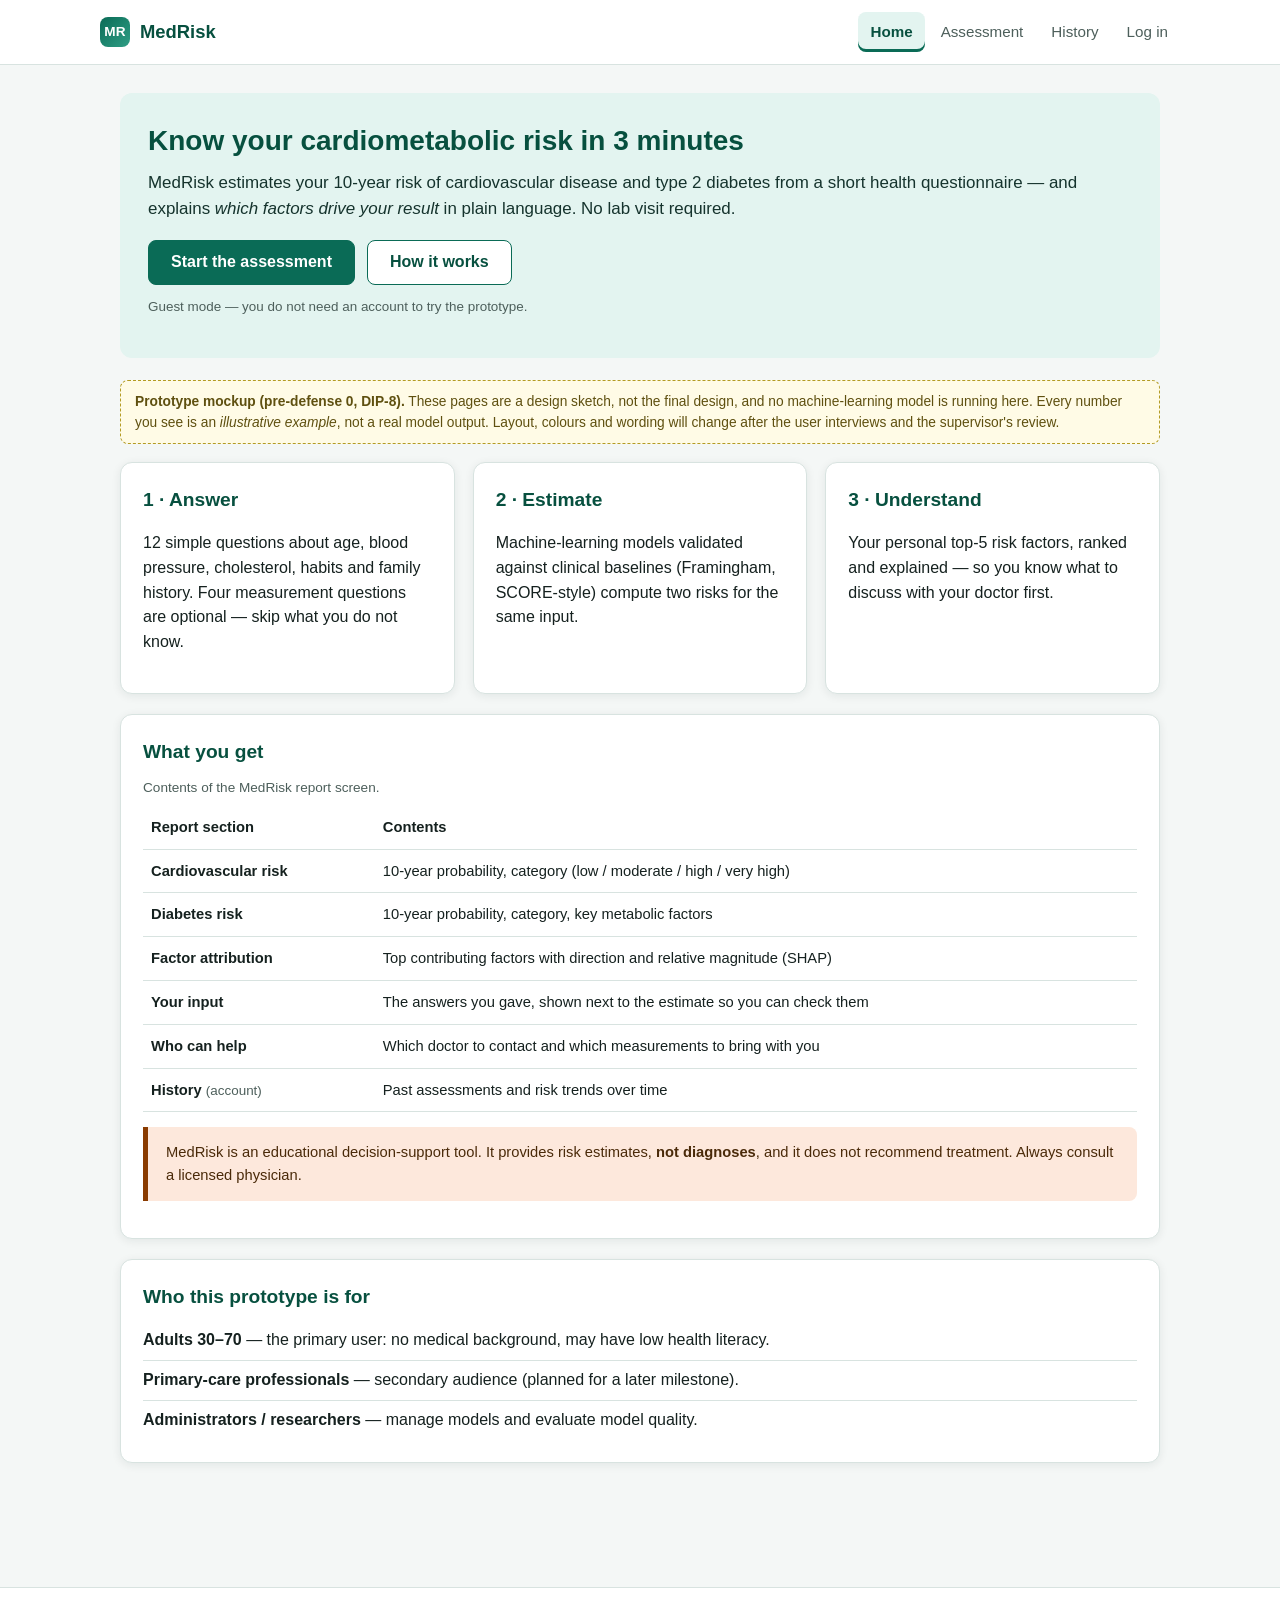
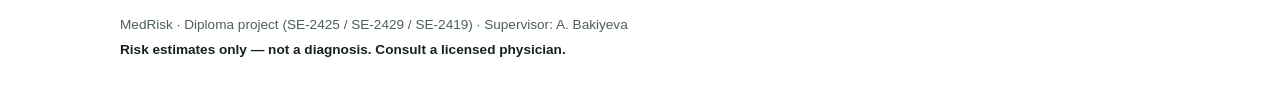
<file: prototype/index.html>
<!DOCTYPE html>
<html lang="en">
<head>
<meta charset="UTF-8">
<meta name="viewport" content="width=device-width, initial-scale=1.0">
<meta name="description" content="MedRisk — an educational decision-support prototype that estimates 10-year cardiovascular and type 2 diabetes risk from a short health questionnaire.">
<title>MedRisk — Intelligent Disease Risk Assessment</title>
<link rel="stylesheet" href="css/styles.css">
</head>
<body>
<a class="skip-link" href="#main">Skip to main content</a>

<header class="site-header">
  <div class="header-inner">
    <a class="logo" href="index.html">
      <span class="logo-mark" aria-hidden="true">MR</span>
      <span class="logo-text">MedRisk</span>
    </a>
    <nav class="site-nav" aria-label="Main navigation">
      <ul>
        <li><a href="index.html" aria-current="page">Home</a></li>
        <li><a href="assessment.html">Assessment</a></li>
        <li><a href="dashboard.html">History</a></li>
        <li><a href="login.html">Log in</a></li>
      </ul>
    </nav>
  </div>
</header>

<main id="main">
  <div class="banner">
    <h1>Know your cardiometabolic risk in 3 minutes</h1>
    <p class="lead">MedRisk estimates your 10-year risk of cardiovascular disease and type&nbsp;2
    diabetes from a short health questionnaire — and explains <em>which factors drive your result</em>
    in plain language. No lab visit required.</p>
    <div class="actions">
      <a class="btn" href="assessment.html">Start the assessment</a>
      <a class="btn secondary" href="#how">How it works</a>
    </div>
    <p class="hint" style="margin-top:12px">Guest mode — you do not need an account to try the prototype.</p>
  </div>

  <div class="mockup-note">
    <p style="margin:0"><strong>Prototype mockup (pre-defense 0, DIP-8).</strong> These pages are a
    design sketch, not the final design, and no machine-learning model is running here. Every number
    you see is an <em>illustrative example</em>, not a real model output. Layout, colours and wording
    will change after the user interviews and the supervisor's review.</p>
  </div>

  <div class="grid cols-3" id="how">
    <div class="card">
      <h2>1 · Answer</h2>
      <p>12 simple questions about age, blood pressure, cholesterol, habits and family history.
      Four measurement questions are optional — skip what you do not know.</p>
    </div>
    <div class="card">
      <h2>2 · Estimate</h2>
      <p>Machine-learning models validated against clinical baselines (Framingham, SCORE-style)
      compute two risks for the same input.</p>
    </div>
    <div class="card">
      <h2>3 · Understand</h2>
      <p>Your personal top-5 risk factors, ranked and explained — so you know what to discuss
      with your doctor first.</p>
    </div>
  </div>

  <div class="card">
    <h2>What you get</h2>
    <table>
      <caption>Contents of the MedRisk report screen.</caption>
      <tr><th scope="col">Report section</th><th scope="col">Contents</th></tr>
      <tr><th scope="row">Cardiovascular risk</th><td>10-year probability, category (low / moderate / high / very high)</td></tr>
      <tr><th scope="row">Diabetes risk</th><td>10-year probability, category, key metabolic factors</td></tr>
      <tr><th scope="row">Factor attribution</th><td>Top contributing factors with direction and relative magnitude (SHAP)</td></tr>
      <tr><th scope="row">Your input</th><td>The answers you gave, shown next to the estimate so you can check them</td></tr>
      <tr><th scope="row">Who can help</th><td>Which doctor to contact and which measurements to bring with you</td></tr>
      <tr><th scope="row">History <span class="hint">(account)</span></th><td>Past assessments and risk trends over time</td></tr>
    </table>
    <p class="disclaimer">MedRisk is an educational decision-support tool. It provides risk
    estimates, <strong>not diagnoses</strong>, and it does not recommend treatment. Always consult a
    licensed physician.</p>
  </div>

  <div class="card">
    <h2>Who this prototype is for</h2>
    <ul class="pill-list">
      <li><strong>Adults 30–70</strong> — the primary user: no medical background, may have low health literacy.</li>
      <li><strong>Primary-care professionals</strong> — secondary audience (planned for a later milestone).</li>
      <li><strong>Administrators / researchers</strong> — manage models and evaluate model quality.</li>
    </ul>
  </div>
</main>

<footer class="site-footer">
  <div class="wrap">
    <p>MedRisk · Diploma project (SE-2425 / SE-2429 / SE-2419) · Supervisor: A.&nbsp;Bakiyeva</p>
    <p class="footer-disclaimer">Risk estimates only — not a diagnosis. Consult a licensed physician.</p>
  </div>
</footer>
</body>
</html>
</file>
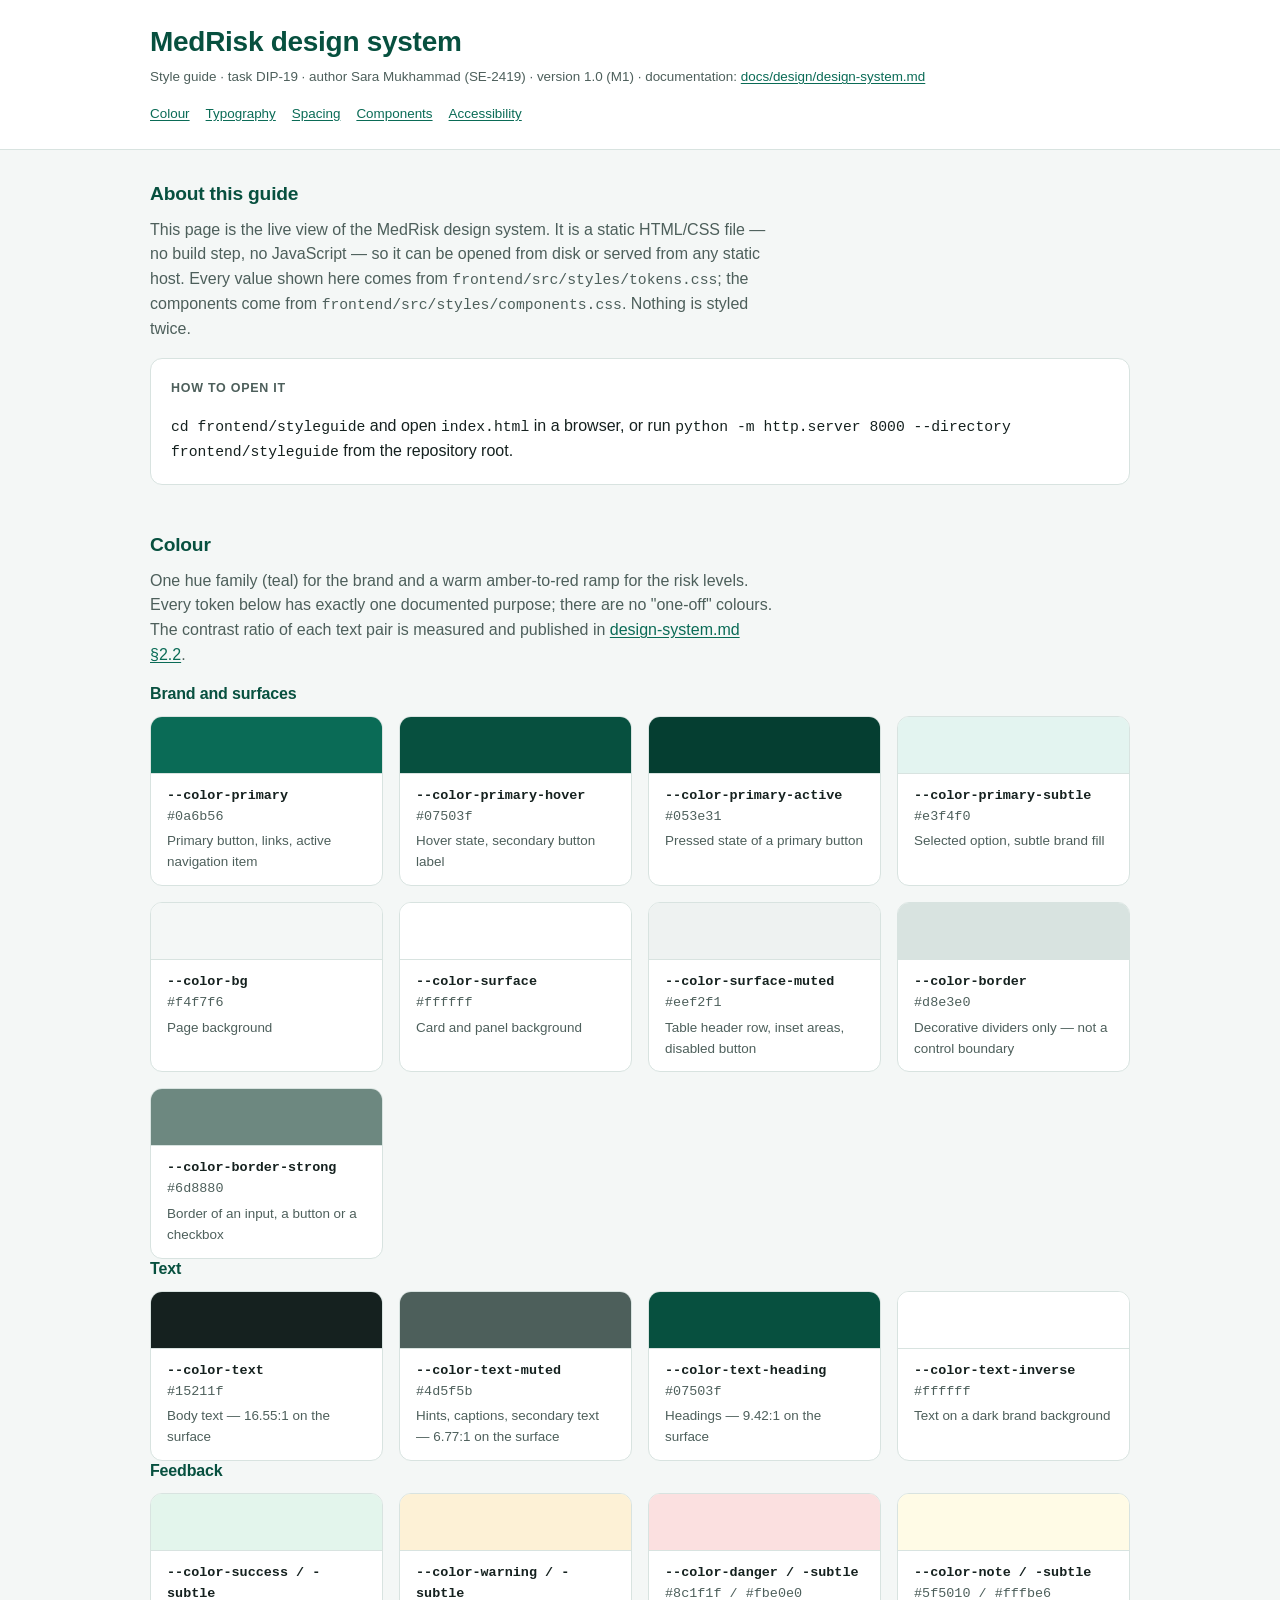
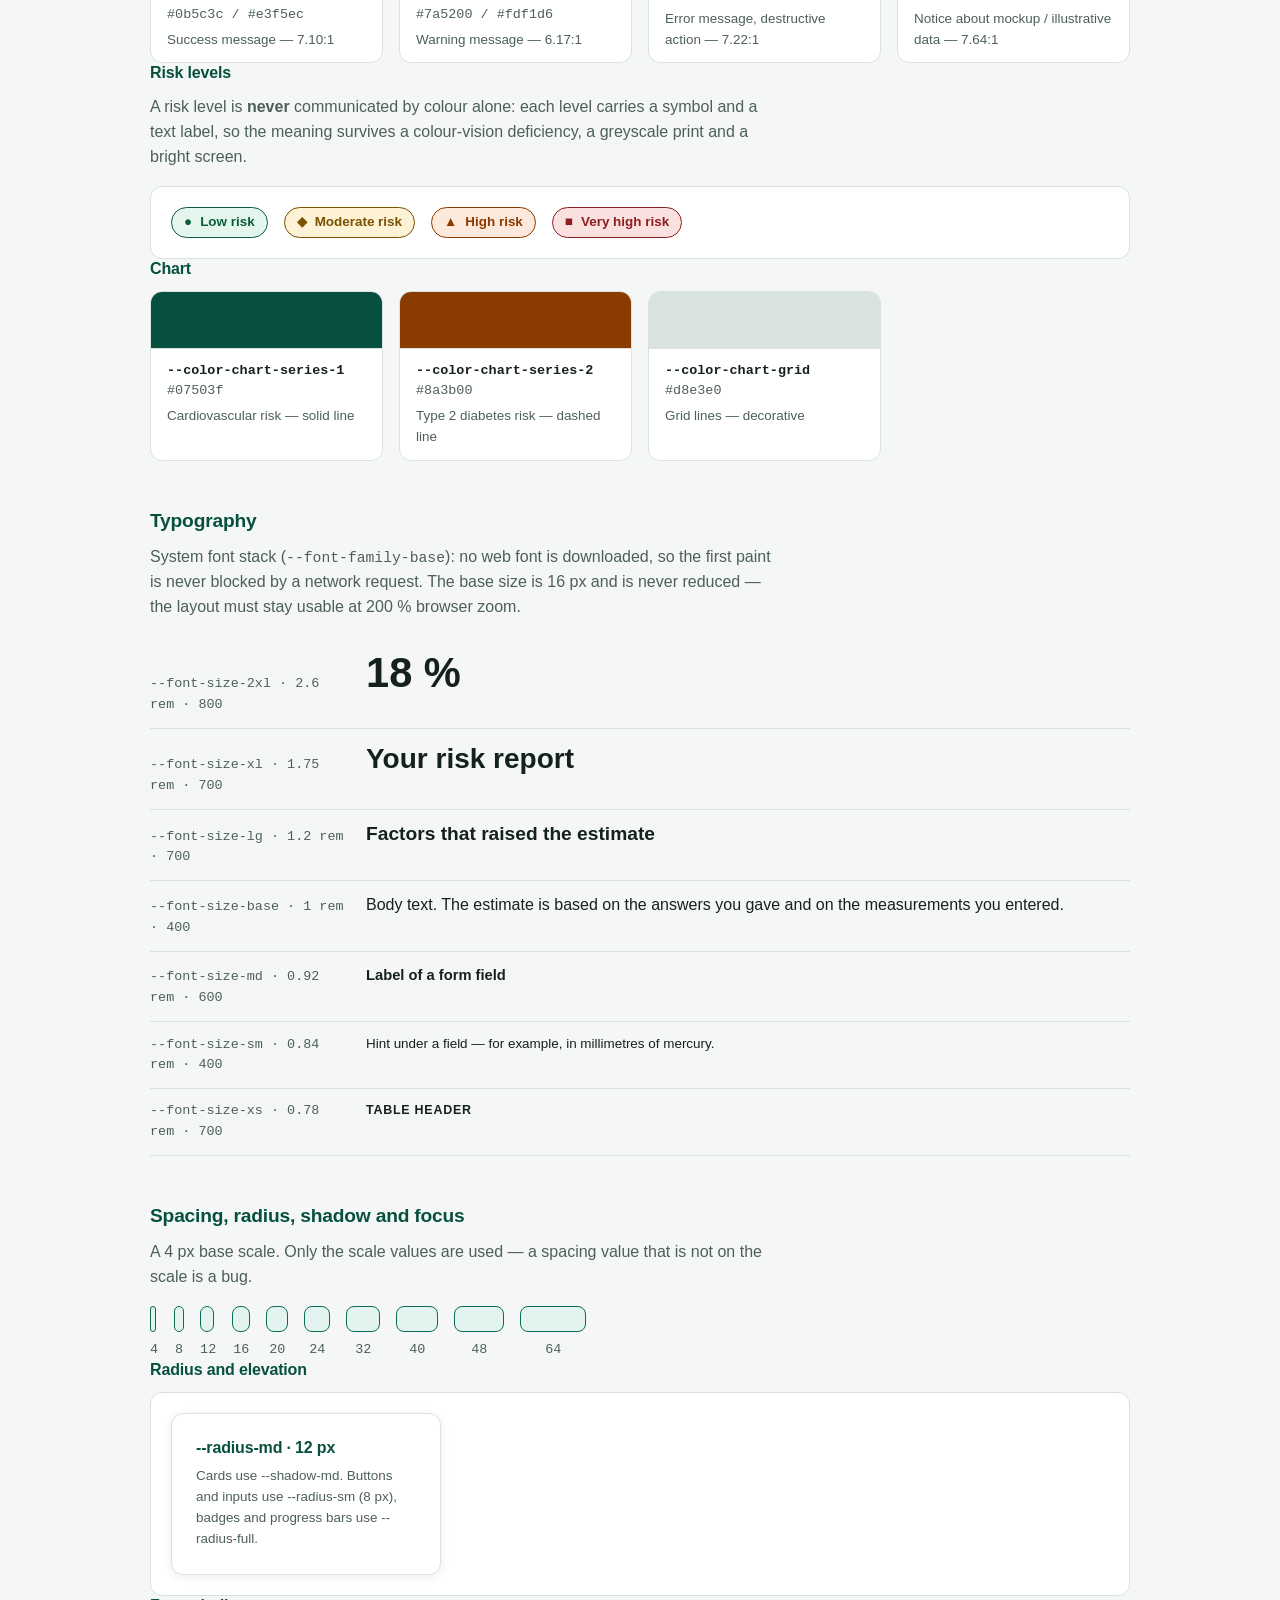
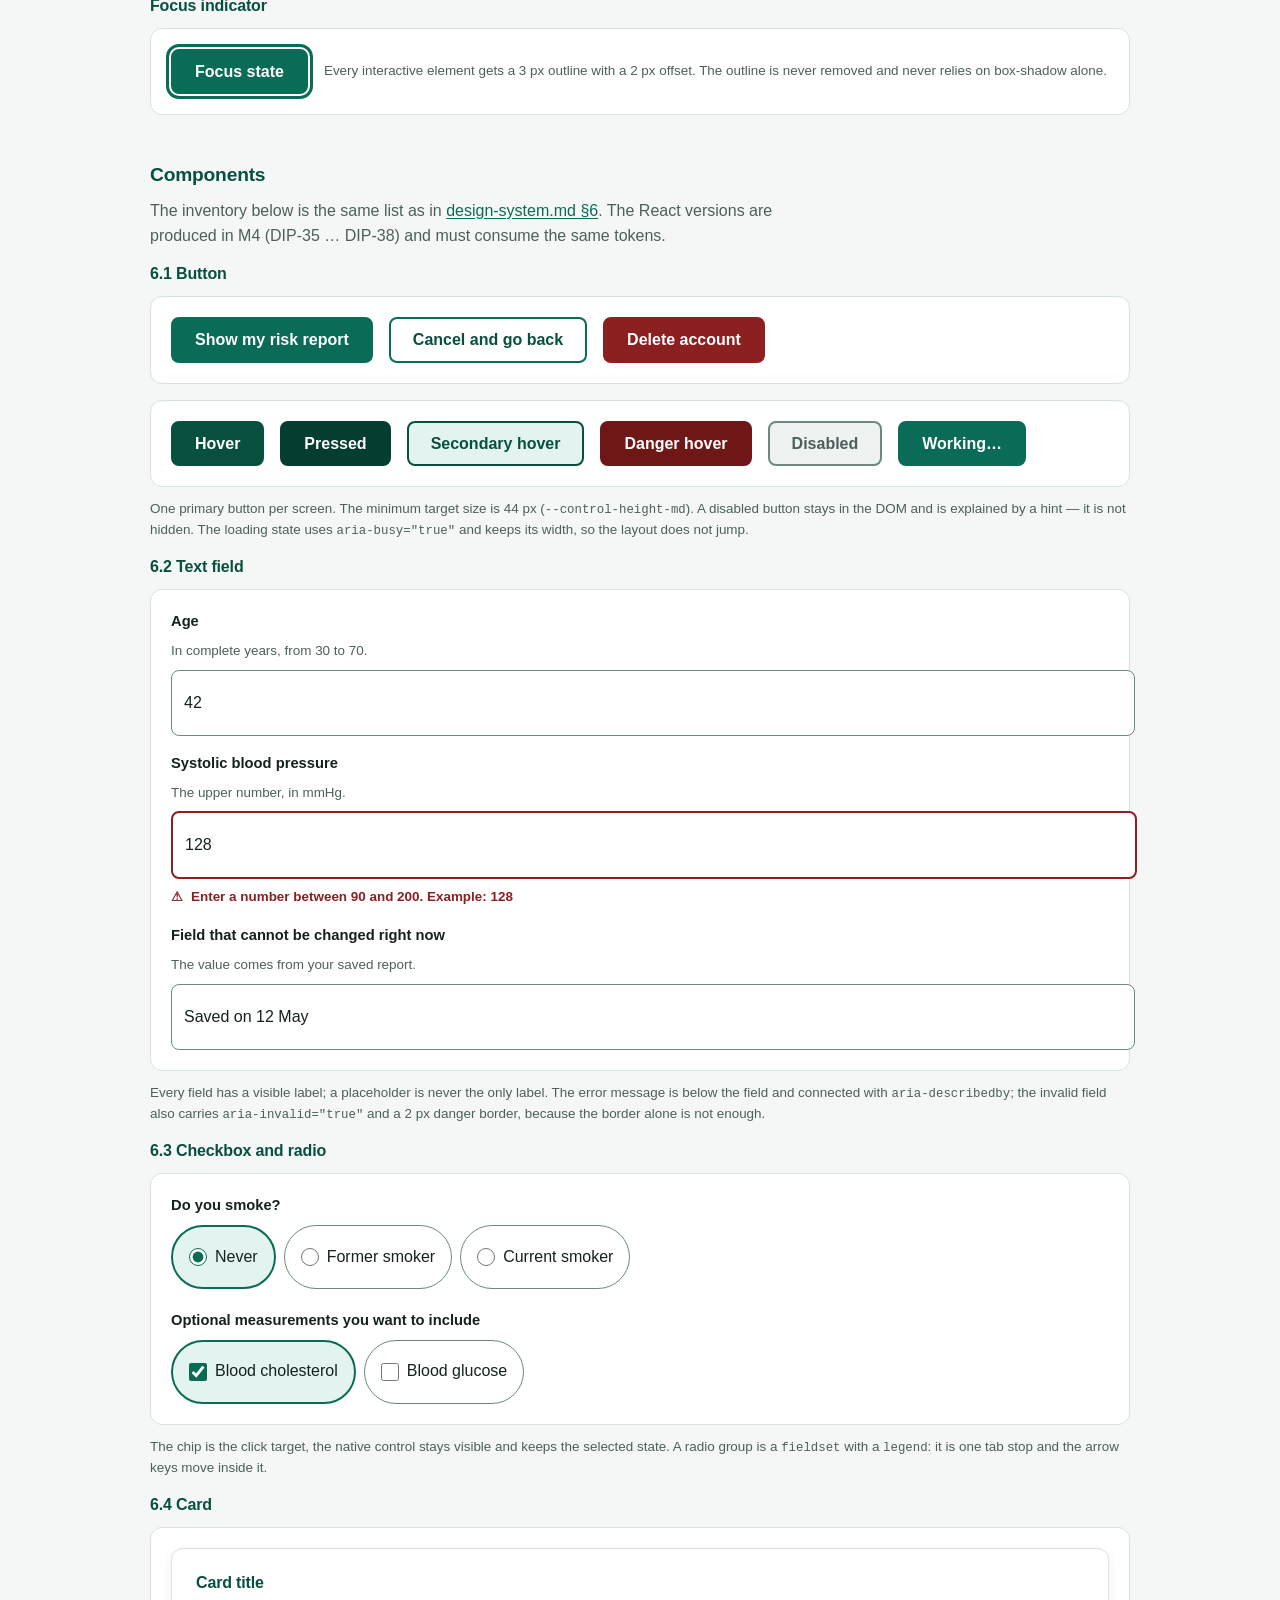
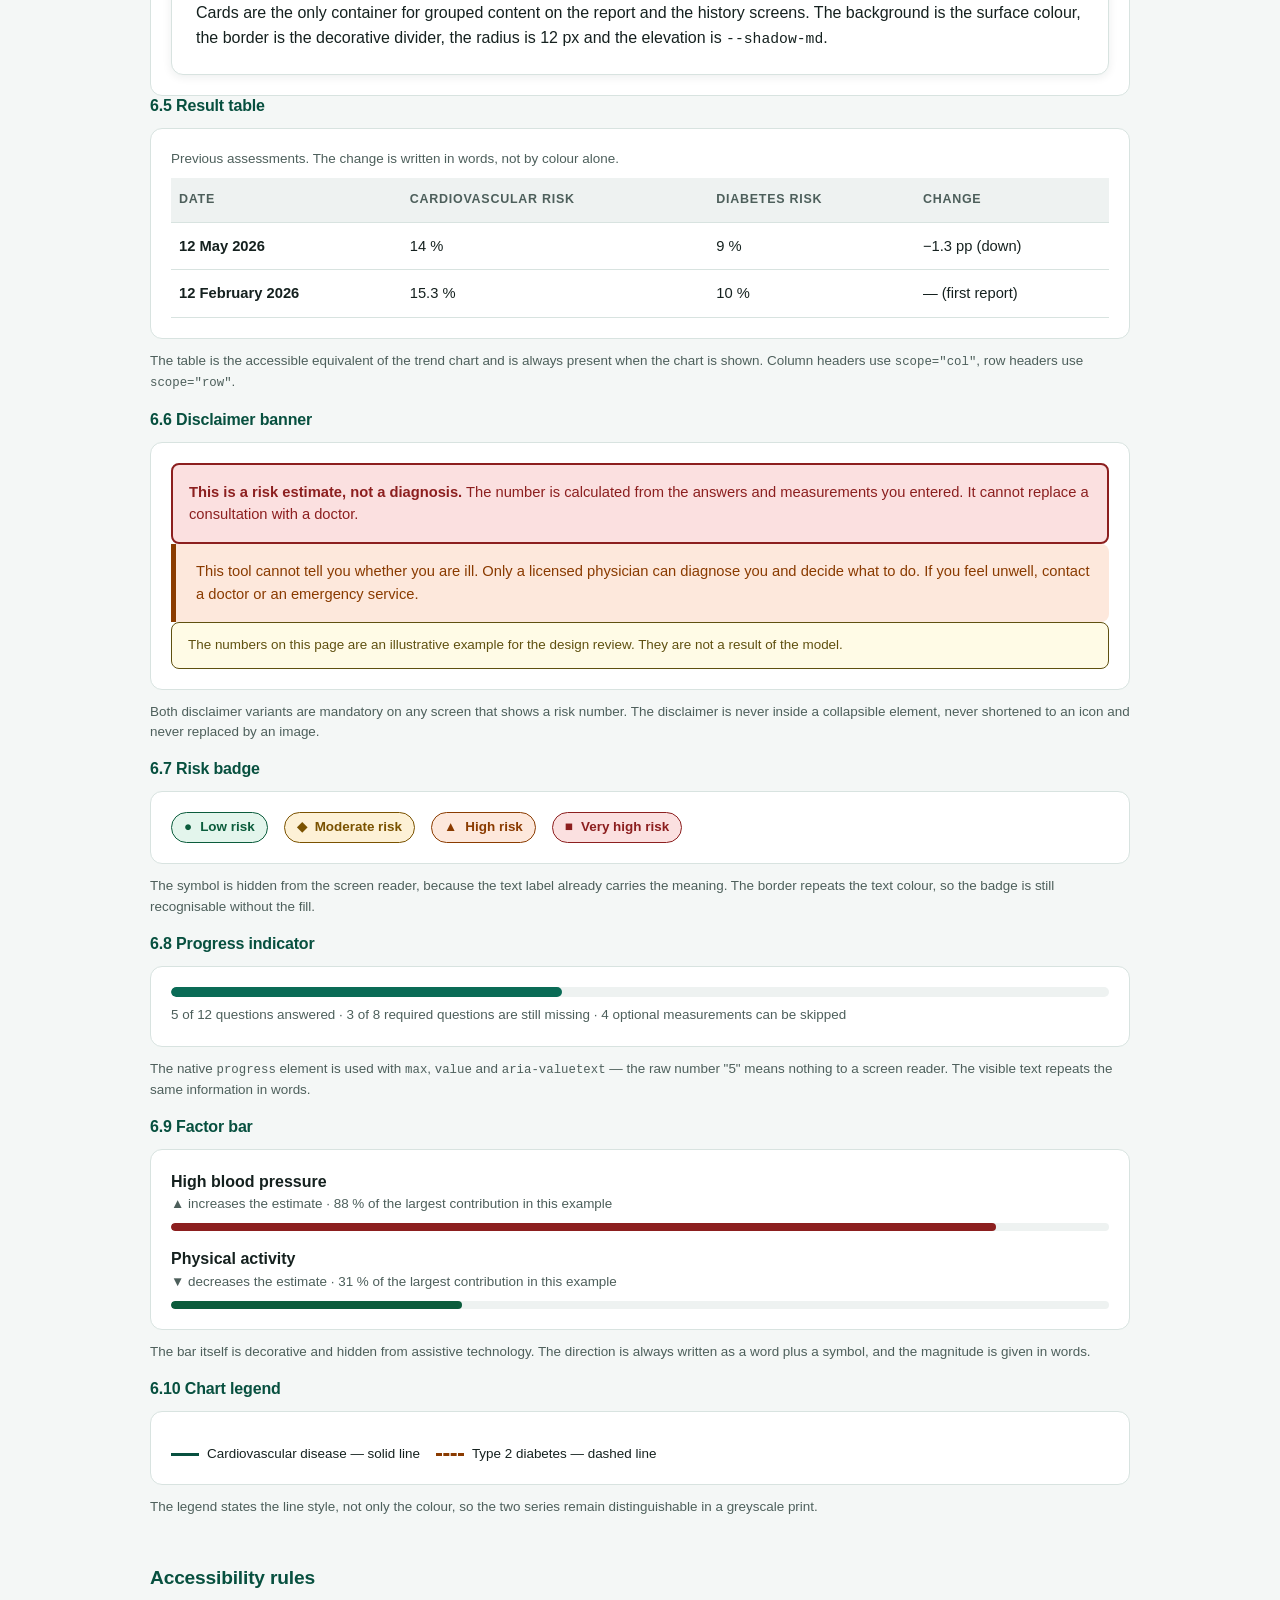
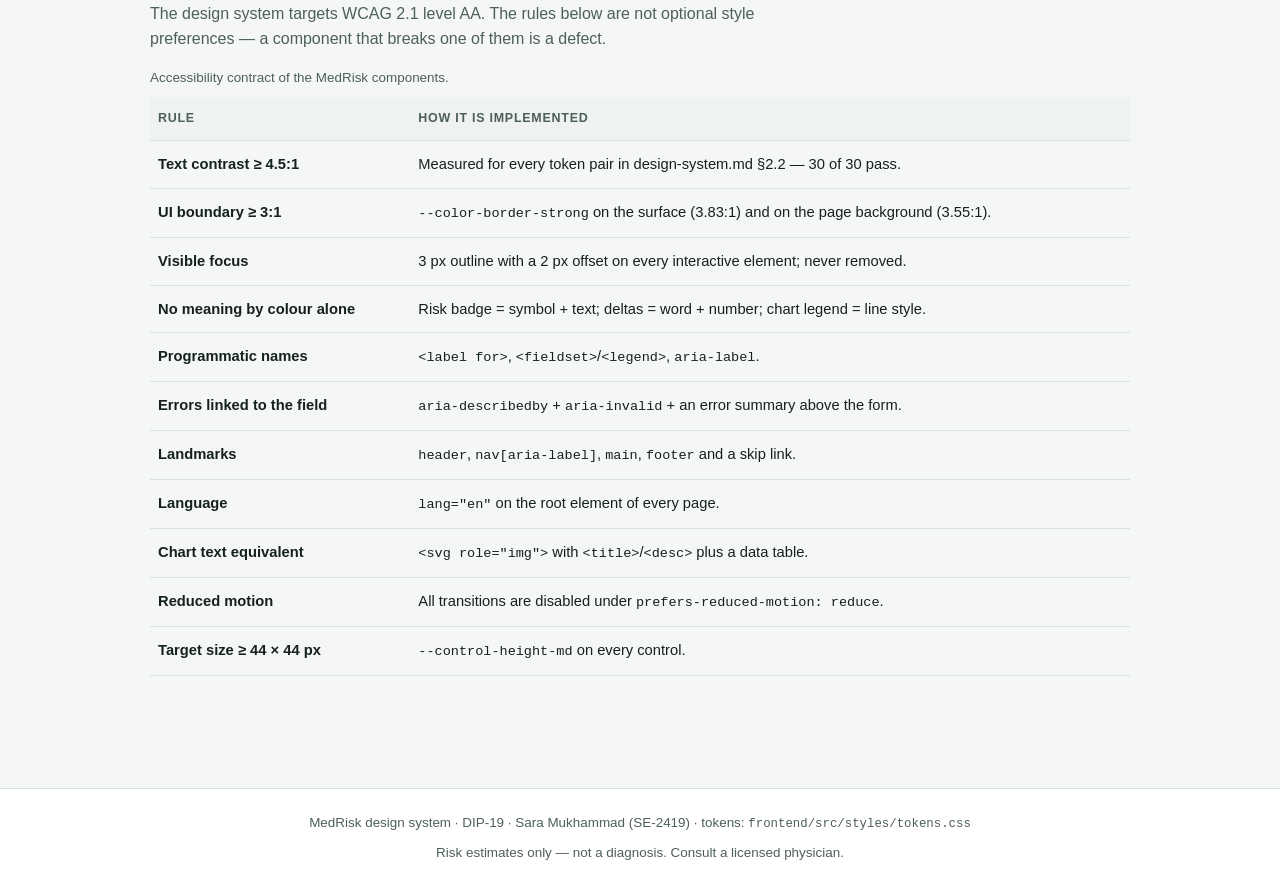
<file: frontend/styleguide/index.html>
<!DOCTYPE html>
<html lang="en">
<head>
  <meta charset="utf-8">
  <meta name="viewport" content="width=device-width, initial-scale=1">
  <title>MedRisk design system — style guide (DIP-19)</title>
  <meta name="description" content="Static style guide for the MedRisk design system: colour tokens, typography, spacing and the component inventory.">
  <link rel="stylesheet" href="styleguide.css">
</head>
<body>

  <a class="skip-link" href="#main">Skip to the main content</a>

  <header class="guide-header">
    <div class="guide-header__inner">
      <h1 class="guide-header__title">MedRisk design system</h1>
      <p class="guide-header__meta">
        Style guide · task DIP-19 · author Sara Mukhammad (SE-2419) ·
        version 1.0 (M1) · documentation:
        <a href="../../docs/design/design-system.md">docs/design/design-system.md</a>
      </p>
      <nav class="guide-nav" aria-label="Style guide sections">
        <ul>
          <li><a href="#colour">Colour</a></li>
          <li><a href="#typography">Typography</a></li>
          <li><a href="#spacing">Spacing</a></li>
          <li><a href="#components">Components</a></li>
          <li><a href="#accessibility">Accessibility</a></li>
        </ul>
      </nav>
    </div>
  </header>

  <main class="guide-main" id="main">

    <!-- ================================================================ -->
    <section class="guide-section" aria-labelledby="about-heading">
      <h2 id="about-heading">About this guide</h2>
      <p class="guide-section__intro">
        This page is the live view of the MedRisk design system. It is a static
        HTML/CSS file — no build step, no JavaScript — so it can be opened from
        disk or served from any static host. Every value shown here comes from
        <code>frontend/src/styles/tokens.css</code>; the components come from
        <code>frontend/src/styles/components.css</code>. Nothing is styled twice.
      </p>
      <div class="demo">
        <p class="demo__label" style="margin:0;">How to open it</p>
        <p style="margin:0;">
          <code>cd frontend/styleguide</code> and open <code>index.html</code> in a browser,
          or run <code>python -m http.server 8000 --directory frontend/styleguide</code>
          from the repository root.
        </p>
      </div>
    </section>

    <!-- ================================================================ -->
    <section class="guide-section" aria-labelledby="colour-heading">
      <h2 id="colour-heading">Colour</h2>
      <p class="guide-section__intro">
        One hue family (teal) for the brand and a warm amber-to-red ramp for the risk
        levels. Every token below has exactly one documented purpose; there are no
        "one-off" colours. The contrast ratio of each text pair is measured and
        published in <a href="../../docs/design/design-system.md">design-system.md §2.2</a>.
      </p>

      <h3>Brand and surfaces</h3>
      <div class="swatch-grid">
        <div class="swatch">
          <div class="swatch__chip" style="background: var(--color-primary);"></div>
          <div class="swatch__body">
            <span class="swatch__name">--color-primary</span>
            <span class="swatch__value">#0a6b56</span>
            <span class="swatch__use">Primary button, links, active navigation item</span>
          </div>
        </div>
        <div class="swatch">
          <div class="swatch__chip" style="background: var(--color-primary-hover);"></div>
          <div class="swatch__body">
            <span class="swatch__name">--color-primary-hover</span>
            <span class="swatch__value">#07503f</span>
            <span class="swatch__use">Hover state, secondary button label</span>
          </div>
        </div>
        <div class="swatch">
          <div class="swatch__chip" style="background: var(--color-primary-active);"></div>
          <div class="swatch__body">
            <span class="swatch__name">--color-primary-active</span>
            <span class="swatch__value">#053e31</span>
            <span class="swatch__use">Pressed state of a primary button</span>
          </div>
        </div>
        <div class="swatch">
          <div class="swatch__chip" style="background: var(--color-primary-subtle);"></div>
          <div class="swatch__body">
            <span class="swatch__name">--color-primary-subtle</span>
            <span class="swatch__value">#e3f4f0</span>
            <span class="swatch__use">Selected option, subtle brand fill</span>
          </div>
        </div>
        <div class="swatch">
          <div class="swatch__chip" style="background: var(--color-bg);"></div>
          <div class="swatch__body">
            <span class="swatch__name">--color-bg</span>
            <span class="swatch__value">#f4f7f6</span>
            <span class="swatch__use">Page background</span>
          </div>
        </div>
        <div class="swatch">
          <div class="swatch__chip" style="background: var(--color-surface);"></div>
          <div class="swatch__body">
            <span class="swatch__name">--color-surface</span>
            <span class="swatch__value">#ffffff</span>
            <span class="swatch__use">Card and panel background</span>
          </div>
        </div>
        <div class="swatch">
          <div class="swatch__chip" style="background: var(--color-surface-muted);"></div>
          <div class="swatch__body">
            <span class="swatch__name">--color-surface-muted</span>
            <span class="swatch__value">#eef2f1</span>
            <span class="swatch__use">Table header row, inset areas, disabled button</span>
          </div>
        </div>
        <div class="swatch">
          <div class="swatch__chip" style="background: var(--color-border);"></div>
          <div class="swatch__body">
            <span class="swatch__name">--color-border</span>
            <span class="swatch__value">#d8e3e0</span>
            <span class="swatch__use">Decorative dividers only — not a control boundary</span>
          </div>
        </div>
        <div class="swatch">
          <div class="swatch__chip" style="background: var(--color-border-strong);"></div>
          <div class="swatch__body">
            <span class="swatch__name">--color-border-strong</span>
            <span class="swatch__value">#6d8880</span>
            <span class="swatch__use">Border of an input, a button or a checkbox</span>
          </div>
        </div>
      </div>

      <h3>Text</h3>
      <div class="swatch-grid">
        <div class="swatch">
          <div class="swatch__chip" style="background: var(--color-text);"></div>
          <div class="swatch__body">
            <span class="swatch__name">--color-text</span>
            <span class="swatch__value">#15211f</span>
            <span class="swatch__use">Body text — 16.55:1 on the surface</span>
          </div>
        </div>
        <div class="swatch">
          <div class="swatch__chip" style="background: var(--color-text-muted);"></div>
          <div class="swatch__body">
            <span class="swatch__name">--color-text-muted</span>
            <span class="swatch__value">#4d5f5b</span>
            <span class="swatch__use">Hints, captions, secondary text — 6.77:1 on the surface</span>
          </div>
        </div>
        <div class="swatch">
          <div class="swatch__chip" style="background: var(--color-text-heading);"></div>
          <div class="swatch__body">
            <span class="swatch__name">--color-text-heading</span>
            <span class="swatch__value">#07503f</span>
            <span class="swatch__use">Headings — 9.42:1 on the surface</span>
          </div>
        </div>
        <div class="swatch">
          <div class="swatch__chip" style="background: var(--color-text-inverse); border-bottom-color: var(--color-border);"></div>
          <div class="swatch__body">
            <span class="swatch__name">--color-text-inverse</span>
            <span class="swatch__value">#ffffff</span>
            <span class="swatch__use">Text on a dark brand background</span>
          </div>
        </div>
      </div>

      <h3>Feedback</h3>
      <div class="swatch-grid">
        <div class="swatch">
          <div class="swatch__chip" style="background: var(--color-success-subtle);"></div>
          <div class="swatch__body">
            <span class="swatch__name">--color-success / -subtle</span>
            <span class="swatch__value">#0b5c3c / #e3f5ec</span>
            <span class="swatch__use">Success message — 7.10:1</span>
          </div>
        </div>
        <div class="swatch">
          <div class="swatch__chip" style="background: var(--color-warning-subtle);"></div>
          <div class="swatch__body">
            <span class="swatch__name">--color-warning / -subtle</span>
            <span class="swatch__value">#7a5200 / #fdf1d6</span>
            <span class="swatch__use">Warning message — 6.17:1</span>
          </div>
        </div>
        <div class="swatch">
          <div class="swatch__chip" style="background: var(--color-danger-subtle);"></div>
          <div class="swatch__body">
            <span class="swatch__name">--color-danger / -subtle</span>
            <span class="swatch__value">#8c1f1f / #fbe0e0</span>
            <span class="swatch__use">Error message, destructive action — 7.22:1</span>
          </div>
        </div>
        <div class="swatch">
          <div class="swatch__chip" style="background: var(--color-note-subtle);"></div>
          <div class="swatch__body">
            <span class="swatch__name">--color-note / -subtle</span>
            <span class="swatch__value">#5f5010 / #fffbe6</span>
            <span class="swatch__use">Notice about mockup / illustrative data — 7.64:1</span>
          </div>
        </div>
      </div>

      <h3>Risk levels</h3>
      <p class="guide-section__intro">
        A risk level is <strong>never</strong> communicated by colour alone: each level
        carries a symbol and a text label, so the meaning survives a colour-vision
        deficiency, a greyscale print and a bright screen.
      </p>
      <div class="demo">
        <span class="risk-badge risk-badge--low"><span class="risk-badge__symbol" aria-hidden="true">●</span> Low risk</span>
        <span class="risk-badge risk-badge--moderate"><span class="risk-badge__symbol" aria-hidden="true">◆</span> Moderate risk</span>
        <span class="risk-badge risk-badge--high"><span class="risk-badge__symbol" aria-hidden="true">▲</span> High risk</span>
        <span class="risk-badge risk-badge--very-high"><span class="risk-badge__symbol" aria-hidden="true">■</span> Very high risk</span>
      </div>

      <h3>Chart</h3>
      <div class="swatch-grid">
        <div class="swatch">
          <div class="swatch__chip" style="background: var(--color-chart-series-1);"></div>
          <div class="swatch__body">
            <span class="swatch__name">--color-chart-series-1</span>
            <span class="swatch__value">#07503f</span>
            <span class="swatch__use">Cardiovascular risk — solid line</span>
          </div>
        </div>
        <div class="swatch">
          <div class="swatch__chip" style="background: var(--color-chart-series-2);"></div>
          <div class="swatch__body">
            <span class="swatch__name">--color-chart-series-2</span>
            <span class="swatch__value">#8a3b00</span>
            <span class="swatch__use">Type 2 diabetes risk — dashed line</span>
          </div>
        </div>
        <div class="swatch">
          <div class="swatch__chip" style="background: var(--color-chart-grid);"></div>
          <div class="swatch__body">
            <span class="swatch__name">--color-chart-grid</span>
            <span class="swatch__value">#d8e3e0</span>
            <span class="swatch__use">Grid lines — decorative</span>
          </div>
        </div>
      </div>
    </section>

    <!-- ================================================================ -->
    <section class="guide-section" aria-labelledby="typography-heading">
      <h2 id="typography-heading">Typography</h2>
      <p class="guide-section__intro">
        System font stack (<code>--font-family-base</code>): no web font is downloaded, so
        the first paint is never blocked by a network request. The base size is 16 px and
        is never reduced — the layout must stay usable at 200 % browser zoom.
      </p>

      <div class="type-row">
        <span class="type-row__meta">--font-size-2xl · 2.6 rem · 800</span>
        <span class="type-row__sample" style="font-size: var(--font-size-2xl); font-weight: var(--font-weight-extrabold); line-height: var(--line-height-tight);">18 %</span>
      </div>
      <div class="type-row">
        <span class="type-row__meta">--font-size-xl · 1.75 rem · 700</span>
        <span class="type-row__sample" style="font-size: var(--font-size-xl); font-weight: var(--font-weight-bold); line-height: var(--line-height-tight);">Your risk report</span>
      </div>
      <div class="type-row">
        <span class="type-row__meta">--font-size-lg · 1.2 rem · 700</span>
        <span class="type-row__sample" style="font-size: var(--font-size-lg); font-weight: var(--font-weight-bold); line-height: var(--line-height-tight);">Factors that raised the estimate</span>
      </div>
      <div class="type-row">
        <span class="type-row__meta">--font-size-base · 1 rem · 400</span>
        <span class="type-row__sample">Body text. The estimate is based on the answers you gave and on the measurements you entered.</span>
      </div>
      <div class="type-row">
        <span class="type-row__meta">--font-size-md · 0.92 rem · 600</span>
        <span class="type-row__sample" style="font-size: var(--font-size-md); font-weight: var(--font-weight-semibold);">Label of a form field</span>
      </div>
      <div class="type-row">
        <span class="type-row__meta">--font-size-sm · 0.84 rem · 400</span>
        <span class="type-row__sample" style="font-size: var(--font-size-sm);">Hint under a field — for example, in millimetres of mercury.</span>
      </div>
      <div class="type-row">
        <span class="type-row__meta">--font-size-xs · 0.78 rem · 700</span>
        <span class="type-row__sample" style="font-size: var(--font-size-xs); font-weight: var(--font-weight-bold); letter-spacing: var(--letter-spacing-wide); text-transform: uppercase;">TABLE HEADER</span>
      </div>
    </section>

    <!-- ================================================================ -->
    <section class="guide-section" aria-labelledby="spacing-heading">
      <h2 id="spacing-heading">Spacing, radius, shadow and focus</h2>
      <p class="guide-section__intro">
        A 4 px base scale. Only the scale values are used — a spacing value that is not on
        the scale is a bug.
      </p>

      <div class="space-scale">
        <div class="space-scale__item">
          <div class="space-scale__bar" style="width: var(--space-1); height: 24px;"></div>
          <span class="space-scale__label">4</span>
        </div>
        <div class="space-scale__item">
          <div class="space-scale__bar" style="width: var(--space-2); height: 24px;"></div>
          <span class="space-scale__label">8</span>
        </div>
        <div class="space-scale__item">
          <div class="space-scale__bar" style="width: var(--space-3); height: 24px;"></div>
          <span class="space-scale__label">12</span>
        </div>
        <div class="space-scale__item">
          <div class="space-scale__bar" style="width: var(--space-4); height: 24px;"></div>
          <span class="space-scale__label">16</span>
        </div>
        <div class="space-scale__item">
          <div class="space-scale__bar" style="width: var(--space-5); height: 24px;"></div>
          <span class="space-scale__label">20</span>
        </div>
        <div class="space-scale__item">
          <div class="space-scale__bar" style="width: var(--space-6); height: 24px;"></div>
          <span class="space-scale__label">24</span>
        </div>
        <div class="space-scale__item">
          <div class="space-scale__bar" style="width: var(--space-8); height: 24px;"></div>
          <span class="space-scale__label">32</span>
        </div>
        <div class="space-scale__item">
          <div class="space-scale__bar" style="width: var(--space-10); height: 24px;"></div>
          <span class="space-scale__label">40</span>
        </div>
        <div class="space-scale__item">
          <div class="space-scale__bar" style="width: var(--space-12); height: 24px;"></div>
          <span class="space-scale__label">48</span>
        </div>
        <div class="space-scale__item">
          <div class="space-scale__bar" style="width: var(--space-16); height: 24px;"></div>
          <span class="space-scale__label">64</span>
        </div>
      </div>

      <h3>Radius and elevation</h3>
      <div class="demo">
        <div class="card" style="margin:0; width: 220px;">
          <h4 class="card__title">--radius-md · 12 px</h4>
          <p style="margin:0; font-size: var(--font-size-sm); color: var(--color-text-muted);">
            Cards use --shadow-md. Buttons and inputs use --radius-sm (8 px),
            badges and progress bars use --radius-full.
          </p>
        </div>
      </div>

      <h3>Focus indicator</h3>
      <div class="demo">
        <button class="btn state-focus" type="button">Focus state</button>
        <span class="state-note" style="margin:0;">
          Every interactive element gets a 3 px outline with a 2 px offset.
          The outline is never removed and never relies on box-shadow alone.
        </span>
      </div>
    </section>

    <!-- ================================================================ -->
    <section class="guide-section" aria-labelledby="components-heading">
      <h2 id="components-heading">Components</h2>
      <p class="guide-section__intro">
        The inventory below is the same list as in
        <a href="../../docs/design/design-system.md">design-system.md §6</a>. The React
        versions are produced in M4 (DIP-35 … DIP-38) and must consume the same tokens.
      </p>

      <!-- 6.1 button -->
      <section aria-labelledby="button-heading">
        <h3 id="button-heading">6.1 Button</h3>
        <div class="demo">
          <button class="btn" type="button">Show my risk report</button>
          <button class="btn btn--secondary" type="button">Cancel and go back</button>
          <button class="btn btn--danger" type="button">Delete account</button>
        </div>
        <div class="demo">
          <button class="btn state-hover" type="button">Hover</button>
          <button class="btn state-active" type="button">Pressed</button>
          <button class="btn btn--secondary state-secondary-hover" type="button">Secondary hover</button>
          <button class="btn btn--danger state-danger-hover" type="button">Danger hover</button>
          <button class="btn" type="button" disabled>Disabled</button>
          <button class="btn" type="button" aria-busy="true">Working…</button>
        </div>
        <p class="state-note">
          One primary button per screen. The minimum target size is 44 px
          (<code>--control-height-md</code>). A disabled button stays in the DOM and is
          explained by a hint — it is not hidden. The loading state uses
          <code>aria-busy="true"</code> and keeps its width, so the layout does not jump.
        </p>
      </section>

      <!-- 6.2 text field -->
      <section aria-labelledby="field-heading">
        <h3 id="field-heading">6.2 Text field</h3>
        <div class="demo demo--stack">
          <div class="field" style="margin-bottom: var(--space-4);">
            <label class="field__label" for="sg-age">Age</label>
            <p class="field__hint" id="sg-age-hint">In complete years, from 30 to 70.</p>
            <input class="field__input" id="sg-age" name="sg-age" type="number" min="30" max="70"
                   inputmode="numeric" value="42" aria-describedby="sg-age-hint">
          </div>

          <div class="field field--invalid" style="margin-bottom: var(--space-4);">
            <label class="field__label" for="sg-systolic">Systolic blood pressure</label>
            <p class="field__hint" id="sg-systolic-hint">The upper number, in mmHg.</p>
            <input class="field__input" id="sg-systolic" name="sg-systolic" type="number"
                   inputmode="numeric" value="128" aria-describedby="sg-systolic-hint sg-systolic-error"
                   aria-invalid="true">
            <p class="field__error" id="sg-systolic-error">Enter a number between 90 and 200. Example: 128</p>
          </div>

          <div class="field" style="margin-bottom: 0;">
            <label class="field__label" for="sg-disabled">Field that cannot be changed right now</label>
            <p class="field__hint" id="sg-disabled-hint">The value comes from your saved report.</p>
            <input class="field__input" id="sg-disabled" name="sg-disabled" type="text"
                   value="Saved on 12 May" aria-describedby="sg-disabled-hint" disabled>
          </div>
        </div>
        <p class="state-note">
          Every field has a visible label; a placeholder is never the only label. The error
          message is below the field and connected with <code>aria-describedby</code>; the
          invalid field also carries <code>aria-invalid="true"</code> and a 2 px danger
          border, because the border alone is not enough.
        </p>
      </section>

      <!-- 6.3 checkbox and radio -->
      <section aria-labelledby="choice-heading">
        <h3 id="choice-heading">6.3 Checkbox and radio</h3>
        <div class="demo demo--stack">
          <fieldset class="choice-group">
            <legend class="choice-group__legend">Do you smoke?</legend>
            <div class="choice-group__options">
              <label class="choice" for="sg-smoke-never">
                <input type="radio" id="sg-smoke-never" name="sg-smoke" value="never" checked>
                <span>Never</span>
              </label>
              <label class="choice" for="sg-smoke-former">
                <input type="radio" id="sg-smoke-former" name="sg-smoke" value="former">
                <span>Former smoker</span>
              </label>
              <label class="choice" for="sg-smoke-current">
                <input type="radio" id="sg-smoke-current" name="sg-smoke" value="current">
                <span>Current smoker</span>
              </label>
            </div>
          </fieldset>

          <fieldset class="choice-group" style="margin-bottom: 0;">
            <legend class="choice-group__legend">Optional measurements you want to include</legend>
            <div class="choice-group__options">
              <label class="choice" for="sg-optional-cholesterol">
                <input type="checkbox" id="sg-optional-cholesterol" name="sg-optional" value="cholesterol" checked>
                <span>Blood cholesterol</span>
              </label>
              <label class="choice" for="sg-optional-glucose">
                <input type="checkbox" id="sg-optional-glucose" name="sg-optional" value="glucose">
                <span>Blood glucose</span>
              </label>
            </div>
          </fieldset>
        </div>
        <p class="state-note">
          The chip is the click target, the native control stays visible and keeps the
          selected state. A radio group is a <code>fieldset</code> with a
          <code>legend</code>: it is one tab stop and the arrow keys move inside it.
        </p>
      </section>

      <!-- 6.4 card -->
      <section aria-labelledby="card-heading">
        <h3 id="card-heading">6.4 Card</h3>
        <div class="demo">
          <div class="card" style="margin:0; width: 100%;">
            <h4 class="card__title">Card title</h4>
            <p style="margin:0;">
              Cards are the only container for grouped content on the report and the
              history screens. The background is the surface colour, the border is the
              decorative divider, the radius is 12 px and the elevation is
              <code>--shadow-md</code>.
            </p>
          </div>
        </div>
      </section>

      <!-- 6.5 result table -->
      <section aria-labelledby="table-heading">
        <h3 id="table-heading">6.5 Result table</h3>
        <div class="demo demo--stack">
          <table class="result-table">
            <caption>Previous assessments. The change is written in words, not by colour alone.</caption>
            <thead>
              <tr>
                <th scope="col">Date</th>
                <th scope="col">Cardiovascular risk</th>
                <th scope="col">Diabetes risk</th>
                <th scope="col">Change</th>
              </tr>
            </thead>
            <tbody>
              <tr>
                <th scope="row">12 May 2026</th>
                <td>14 %</td>
                <td>9 %</td>
                <td>−1.3 pp (down)</td>
              </tr>
              <tr>
                <th scope="row">12 February 2026</th>
                <td>15.3 %</td>
                <td>10 %</td>
                <td>— (first report)</td>
              </tr>
            </tbody>
          </table>
        </div>
        <p class="state-note">
          The table is the accessible equivalent of the trend chart and is always present
          when the chart is shown. Column headers use <code>scope="col"</code>, row headers
          use <code>scope="row"</code>.
        </p>
      </section>

      <!-- 6.6 disclaimer banners -->
      <section aria-labelledby="disclaimer-heading">
        <h3 id="disclaimer-heading">6.6 Disclaimer banner</h3>
        <div class="demo demo--stack">
          <div class="disclaimer-top">
            <strong>This is a risk estimate, not a diagnosis.</strong>
            The number is calculated from the answers and measurements you entered.
            It cannot replace a consultation with a doctor.
          </div>
          <div class="disclaimer">
            This tool cannot tell you whether you are ill. Only a licensed physician can
            diagnose you and decide what to do. If you feel unwell, contact a doctor or
            an emergency service.
          </div>
          <div class="notice">
            The numbers on this page are an illustrative example for the design review.
            They are not a result of the model.
          </div>
        </div>
        <p class="state-note">
          Both disclaimer variants are mandatory on any screen that shows a risk number.
          The disclaimer is never inside a collapsible element, never shortened to an icon
          and never replaced by an image.
        </p>
      </section>

      <!-- 6.7 risk badge -->
      <section aria-labelledby="badge-heading">
        <h3 id="badge-heading">6.7 Risk badge</h3>
        <div class="demo">
          <span class="risk-badge risk-badge--low"><span class="risk-badge__symbol" aria-hidden="true">●</span> Low risk</span>
          <span class="risk-badge risk-badge--moderate"><span class="risk-badge__symbol" aria-hidden="true">◆</span> Moderate risk</span>
          <span class="risk-badge risk-badge--high"><span class="risk-badge__symbol" aria-hidden="true">▲</span> High risk</span>
          <span class="risk-badge risk-badge--very-high"><span class="risk-badge__symbol" aria-hidden="true">■</span> Very high risk</span>
        </div>
        <p class="state-note">
          The symbol is hidden from the screen reader, because the text label already
          carries the meaning. The border repeats the text colour, so the badge is still
          recognisable without the fill.
        </p>
      </section>

      <!-- 6.8 progress -->
      <section aria-labelledby="progress-heading">
        <h3 id="progress-heading">6.8 Progress indicator</h3>
        <div class="demo demo--stack">
          <progress class="progress" value="5" max="12" aria-valuetext="5 of 12 questions answered"></progress>
          <p class="progress__label">
            5 of 12 questions answered · 3 of 8 required questions are still missing ·
            4 optional measurements can be skipped
          </p>
        </div>
        <p class="state-note">
          The native <code>progress</code> element is used with <code>max</code>,
          <code>value</code> and <code>aria-valuetext</code> — the raw number "5" means
          nothing to a screen reader. The visible text repeats the same information in words.
        </p>
      </section>

      <!-- 6.9 factor bar -->
      <section aria-labelledby="factor-heading">
        <h3 id="factor-heading">6.9 Factor bar</h3>
        <div class="demo demo--stack">
          <div class="factor">
            <span class="factor__name">High blood pressure</span>
            <div class="factor__direction">▲ increases the estimate · 88 % of the largest contribution in this example</div>
            <div class="factor__bar" aria-hidden="true"><span class="is-up" style="width: 88%;"></span></div>
          </div>
          <div class="factor" style="margin-bottom: 0;">
            <span class="factor__name">Physical activity</span>
            <div class="factor__direction">▼ decreases the estimate · 31 % of the largest contribution in this example</div>
            <div class="factor__bar" aria-hidden="true"><span class="is-down" style="width: 31%;"></span></div>
          </div>
        </div>
        <p class="state-note">
          The bar itself is decorative and hidden from assistive technology. The direction
          is always written as a word plus a symbol, and the magnitude is given in words.
        </p>
      </section>

      <!-- 6.10 chart legend -->
      <section aria-labelledby="legend-heading">
        <h3 id="legend-heading">6.10 Chart legend</h3>
        <div class="demo">
          <ul class="chart-legend">
            <li class="chart-legend__item">
              <span class="chart-legend__swatch" aria-hidden="true"></span>
              Cardiovascular disease — solid line
            </li>
            <li class="chart-legend__item">
              <span class="chart-legend__swatch chart-legend__swatch--dashed" aria-hidden="true"></span>
              Type 2 diabetes — dashed line
            </li>
          </ul>
        </div>
        <p class="state-note">
          The legend states the line style, not only the colour, so the two series remain
          distinguishable in a greyscale print.
        </p>
      </section>
    </section>

    <!-- ================================================================ -->
    <section class="guide-section" aria-labelledby="accessibility-heading">
      <h2 id="accessibility-heading">Accessibility rules</h2>
      <p class="guide-section__intro">
        The design system targets WCAG 2.1 level AA. The rules below are not optional
        style preferences — a component that breaks one of them is a defect.
      </p>
      <table class="result-table">
        <caption>Accessibility contract of the MedRisk components.</caption>
        <thead>
          <tr>
            <th scope="col">Rule</th>
            <th scope="col">How it is implemented</th>
          </tr>
        </thead>
        <tbody>
          <tr><th scope="row">Text contrast ≥ 4.5:1</th><td>Measured for every token pair in design-system.md §2.2 — 30 of 30 pass.</td></tr>
          <tr><th scope="row">UI boundary ≥ 3:1</th><td><code>--color-border-strong</code> on the surface (3.83:1) and on the page background (3.55:1).</td></tr>
          <tr><th scope="row">Visible focus</th><td>3 px outline with a 2 px offset on every interactive element; never removed.</td></tr>
          <tr><th scope="row">No meaning by colour alone</th><td>Risk badge = symbol + text; deltas = word + number; chart legend = line style.</td></tr>
          <tr><th scope="row">Programmatic names</th><td><code>&lt;label for&gt;</code>, <code>&lt;fieldset&gt;</code>/<code>&lt;legend&gt;</code>, <code>aria-label</code>.</td></tr>
          <tr><th scope="row">Errors linked to the field</th><td><code>aria-describedby</code> + <code>aria-invalid</code> + an error summary above the form.</td></tr>
          <tr><th scope="row">Landmarks</th><td><code>header</code>, <code>nav[aria-label]</code>, <code>main</code>, <code>footer</code> and a skip link.</td></tr>
          <tr><th scope="row">Language</th><td><code>lang="en"</code> on the root element of every page.</td></tr>
          <tr><th scope="row">Chart text equivalent</th><td><code>&lt;svg role="img"&gt;</code> with <code>&lt;title&gt;</code>/<code>&lt;desc&gt;</code> plus a data table.</td></tr>
          <tr><th scope="row">Reduced motion</th><td>All transitions are disabled under <code>prefers-reduced-motion: reduce</code>.</td></tr>
          <tr><th scope="row">Target size ≥ 44 × 44 px</th><td><code>--control-height-md</code> on every control.</td></tr>
        </tbody>
      </table>
    </section>
  </main>

  <footer class="guide-footer">
    <p style="margin:0;">
      MedRisk design system · DIP-19 · Sara Mukhammad (SE-2419) ·
      tokens: <code>frontend/src/styles/tokens.css</code>
    </p>
    <p style="margin: var(--space-2) 0 0;">
      Risk estimates only — not a diagnosis. Consult a licensed physician.
    </p>
  </footer>

</body>
</html>
</file>
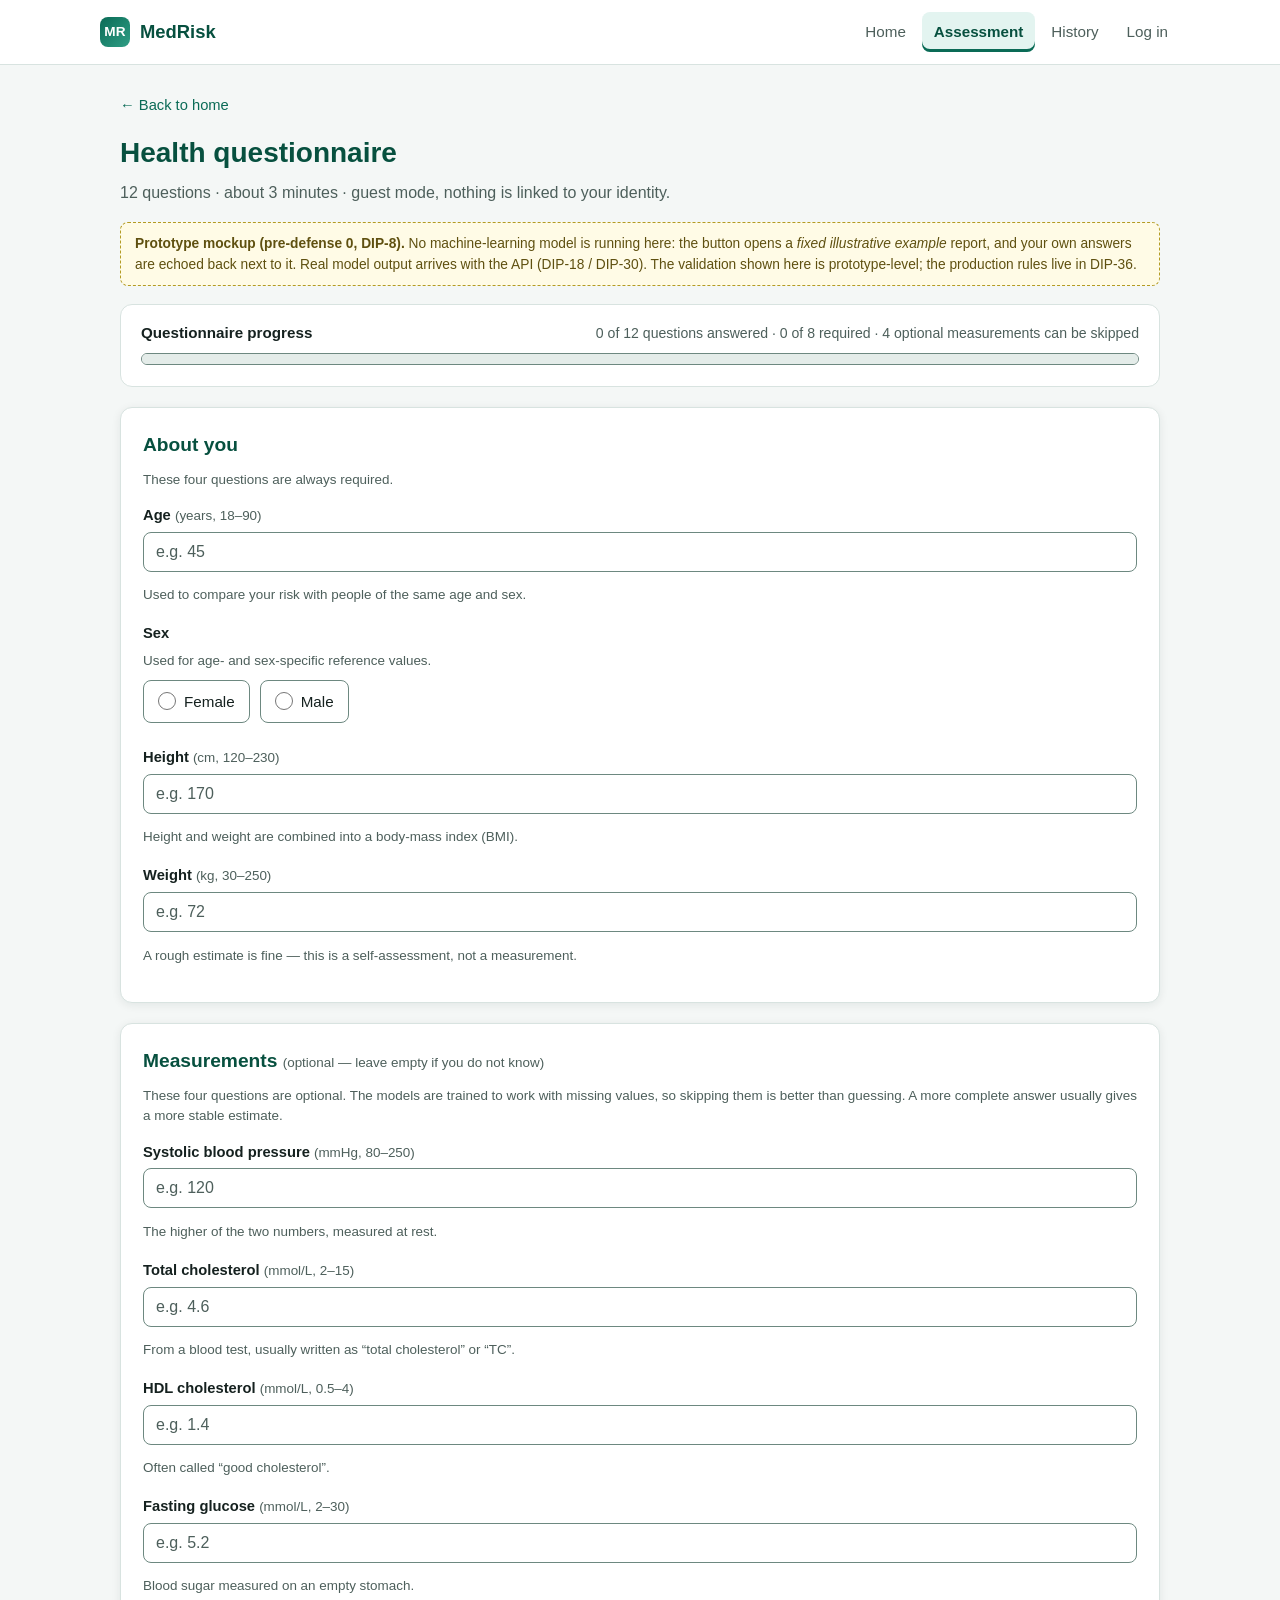
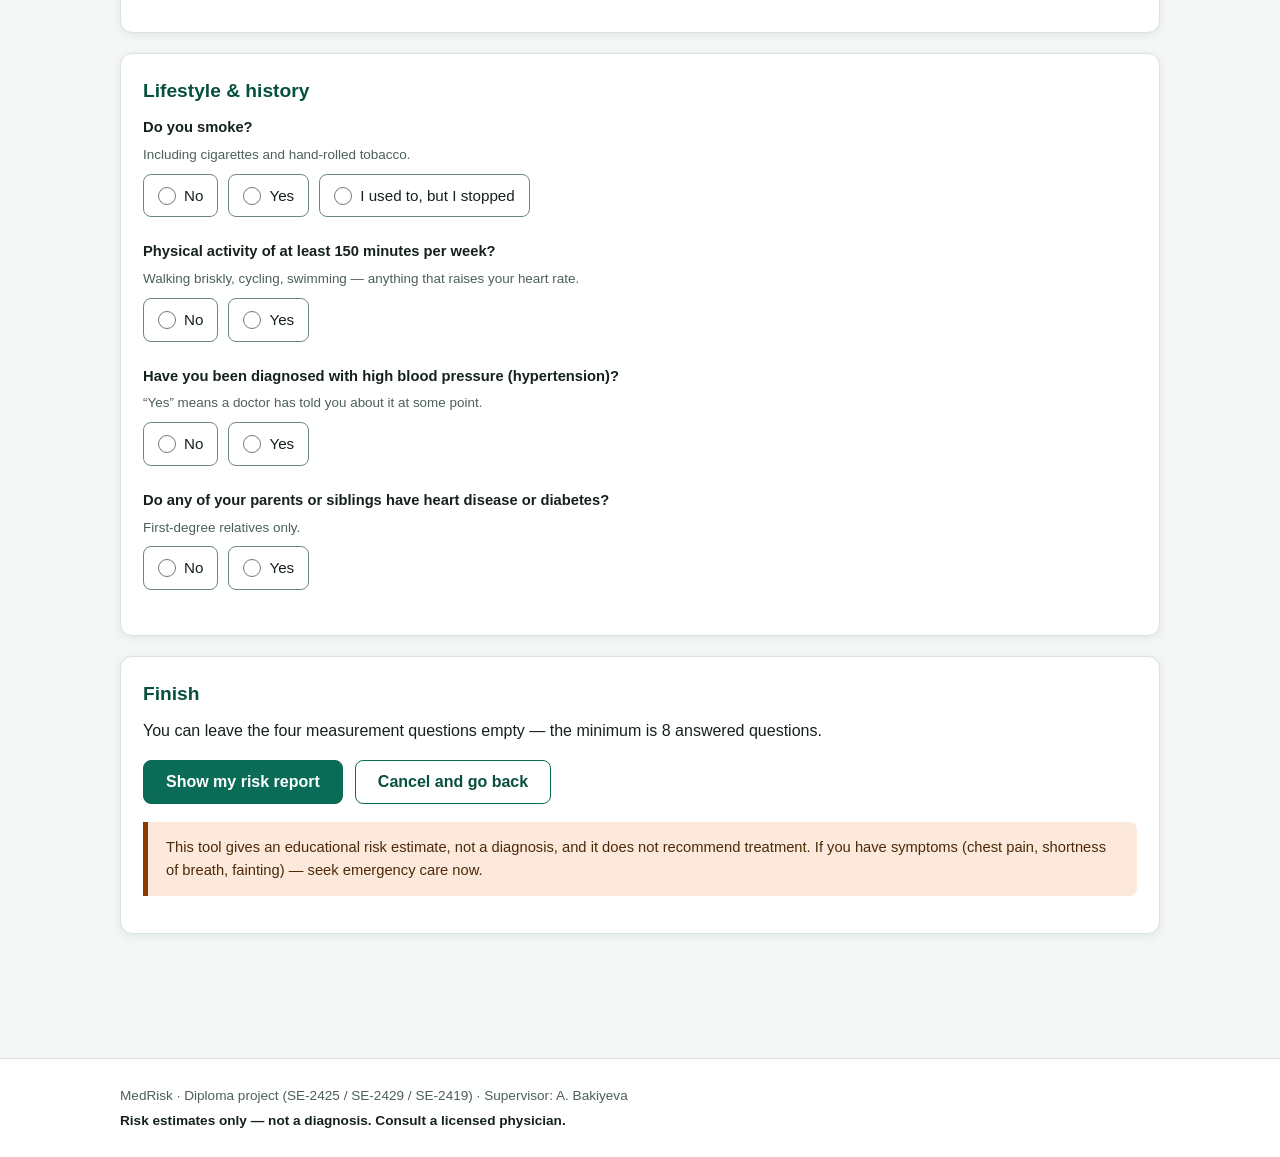
<file: prototype/assessment.html>
<!DOCTYPE html>
<html lang="en">
<head>
<meta charset="UTF-8">
<meta name="viewport" content="width=device-width, initial-scale=1.0">
<meta name="description" content="MedRisk health questionnaire — 12 questions about age, blood pressure, cholesterol, lifestyle and family history.">
<title>Health questionnaire — MedRisk</title>
<link rel="stylesheet" href="css/styles.css">
<script src="js/prototype.js" defer></script>
</head>
<body>
<a class="skip-link" href="#main">Skip to main content</a>

<header class="site-header">
  <div class="header-inner">
    <a class="logo" href="index.html">
      <span class="logo-mark" aria-hidden="true">MR</span>
      <span class="logo-text">MedRisk</span>
    </a>
    <nav class="site-nav" aria-label="Main navigation">
      <ul>
        <li><a href="index.html">Home</a></li>
        <li><a href="assessment.html" aria-current="page">Assessment</a></li>
        <li><a href="dashboard.html">History</a></li>
        <li><a href="login.html">Log in</a></li>
      </ul>
    </nav>
  </div>
</header>

<main id="main">
  <a class="back-link" href="index.html">&larr; Back to home</a>

  <h1>Health questionnaire</h1>
  <p class="lead">12 questions · about 3 minutes · guest mode, nothing is linked to your identity.</p>

  <div class="mockup-note">
    <p style="margin:0"><strong>Prototype mockup (pre-defense 0, DIP-8).</strong> No machine-learning
    model is running here: the button opens a <em>fixed illustrative example</em> report, and your own
    answers are echoed back next to it. Real model output arrives with the API (DIP-18 / DIP-30).
    The validation shown here is prototype-level; the production rules live in DIP-36.</p>
  </div>

  <div class="progress-block">
    <div class="progress-head">
      <span class="progress-label" id="progress-label">Questionnaire progress</span>
      <span class="progress-text" id="progress-text" data-progress-text>0 of 12 questions answered</span>
    </div>
    <progress id="questionnaire-progress" data-progress-bar max="12" value="0"
              aria-labelledby="progress-label" aria-describedby="progress-text">0 of 12</progress>
  </div>

  <div class="form-summary" data-form-summary role="alert" hidden>
    <h2 data-form-summary-title>Please fix the fields below before continuing:</h2>
    <ul data-form-summary-list></ul>
  </div>

  <form action="result.html" method="get" data-questionnaire novalidate>
    <div class="card">
      <h2>About you</h2>
      <p class="hint" style="margin-top:0">These four questions are always required.</p>

      <div class="field">
        <label for="age">Age <span class="unit">(years, 18–90)</span></label>
        <input type="number" id="age" name="age" min="18" max="90" step="1" inputmode="numeric"
               placeholder="e.g. 45" required data-question
               aria-describedby="age-hint age-error">
        <p class="hint" id="age-hint">Used to compare your risk with people of the same age and sex.</p>
        <p class="field-error" id="age-error" aria-live="polite"></p>
      </div>

      <fieldset>
        <legend>Sex</legend>
        <span class="hint">Used for age- and sex-specific reference values.</span>
        <div class="radio-row">
          <label class="choice"><input type="radio" id="sex-female" name="sex" value="female" required data-question
                 aria-describedby="sex-error"> Female</label>
          <label class="choice"><input type="radio" id="sex-male" name="sex" value="male" data-question
                 aria-describedby="sex-error"> Male</label>
        </div>
        <p class="field-error" id="sex-error" aria-live="polite"></p>
      </fieldset>

      <div class="field">
        <label for="height">Height <span class="unit">(cm, 120–230)</span></label>
        <input type="number" id="height" name="height" min="120" max="230" step="1" inputmode="numeric"
               placeholder="e.g. 170" required data-question
               aria-describedby="height-hint height-error">
        <p class="hint" id="height-hint">Height and weight are combined into a body-mass index (BMI).</p>
        <p class="field-error" id="height-error" aria-live="polite"></p>
      </div>

      <div class="field">
        <label for="weight">Weight <span class="unit">(kg, 30–250)</span></label>
        <input type="number" id="weight" name="weight" min="30" max="250" step="0.5" inputmode="decimal"
               placeholder="e.g. 72" required data-question
               aria-describedby="weight-hint weight-error">
        <p class="hint" id="weight-hint">A rough estimate is fine — this is a self-assessment, not a measurement.</p>
        <p class="field-error" id="weight-error" aria-live="polite"></p>
      </div>
    </div>

    <div class="card">
      <h2>Measurements <span class="hint">(optional — leave empty if you do not know)</span></h2>
      <p class="hint" style="margin-top:0">These four questions are optional. The models are trained to
      work with missing values, so skipping them is better than guessing. A more complete answer usually
      gives a more stable estimate.</p>

      <div class="field">
        <label for="sbp">Systolic blood pressure <span class="unit">(mmHg, 80–250)</span></label>
        <input type="number" id="sbp" name="sbp" min="80" max="250" step="1" inputmode="numeric"
               placeholder="e.g. 120" data-question data-optional
               aria-describedby="sbp-hint sbp-error">
        <p class="hint" id="sbp-hint">The higher of the two numbers, measured at rest.</p>
        <p class="field-error" id="sbp-error" aria-live="polite"></p>
      </div>

      <div class="field">
        <label for="tc">Total cholesterol <span class="unit">(mmol/L, 2–15)</span></label>
        <input type="number" id="tc" name="tc" min="2" max="15" step="0.1" inputmode="decimal"
               placeholder="e.g. 4.6" data-question data-optional
               aria-describedby="tc-hint tc-error">
        <p class="hint" id="tc-hint">From a blood test, usually written as “total cholesterol” or “TC”.</p>
        <p class="field-error" id="tc-error" aria-live="polite"></p>
      </div>

      <div class="field">
        <label for="hdl">HDL cholesterol <span class="unit">(mmol/L, 0.5–4)</span></label>
        <input type="number" id="hdl" name="hdl" min="0.5" max="4" step="0.1" inputmode="decimal"
               placeholder="e.g. 1.4" data-question data-optional
               aria-describedby="hdl-hint hdl-error">
        <p class="hint" id="hdl-hint">Often called “good cholesterol”.</p>
        <p class="field-error" id="hdl-error" aria-live="polite"></p>
      </div>

      <div class="field">
        <label for="glucose">Fasting glucose <span class="unit">(mmol/L, 2–30)</span></label>
        <input type="number" id="glucose" name="glucose" min="2" max="30" step="0.1" inputmode="decimal"
               placeholder="e.g. 5.2" data-question data-optional
               aria-describedby="glucose-hint glucose-error">
        <p class="hint" id="glucose-hint">Blood sugar measured on an empty stomach.</p>
        <p class="field-error" id="glucose-error" aria-live="polite"></p>
      </div>
    </div>

    <div class="card">
      <h2>Lifestyle &amp; history</h2>

      <fieldset>
        <legend>Do you smoke?</legend>
        <span class="hint">Including cigarettes and hand-rolled tobacco.</span>
        <div class="radio-row">
          <label class="choice"><input type="radio" id="smoker-no" name="smoker" value="no" required data-question
                 aria-describedby="smoker-error"> No</label>
          <label class="choice"><input type="radio" id="smoker-yes" name="smoker" value="yes" data-question
                 aria-describedby="smoker-error"> Yes</label>
          <label class="choice"><input type="radio" id="smoker-former" name="smoker" value="former" data-question
                 aria-describedby="smoker-error"> I used to, but I stopped</label>
        </div>
        <p class="field-error" id="smoker-error" aria-live="polite"></p>
      </fieldset>

      <fieldset>
        <legend>Physical activity of at least 150 minutes per week?</legend>
        <span class="hint">Walking briskly, cycling, swimming — anything that raises your heart rate.</span>
        <div class="radio-row">
          <label class="choice"><input type="radio" id="active-no" name="active" value="no" required data-question
                 aria-describedby="active-error"> No</label>
          <label class="choice"><input type="radio" id="active-yes" name="active" value="yes" data-question
                 aria-describedby="active-error"> Yes</label>
        </div>
        <p class="field-error" id="active-error" aria-live="polite"></p>
      </fieldset>

      <fieldset>
        <legend>Have you been diagnosed with high blood pressure (hypertension)?</legend>
        <span class="hint">“Yes” means a doctor has told you about it at some point.</span>
        <div class="radio-row">
          <label class="choice"><input type="radio" id="htn-no" name="htn" value="no" required data-question
                 aria-describedby="htn-error"> No</label>
          <label class="choice"><input type="radio" id="htn-yes" name="htn" value="yes" data-question
                 aria-describedby="htn-error"> Yes</label>
        </div>
        <p class="field-error" id="htn-error" aria-live="polite"></p>
      </fieldset>

      <fieldset>
        <legend>Do any of your parents or siblings have heart disease or diabetes?</legend>
        <span class="hint">First-degree relatives only.</span>
        <div class="radio-row">
          <label class="choice"><input type="radio" id="famhist-no" name="famhist" value="no" required data-question
                 aria-describedby="famhist-error"> No</label>
          <label class="choice"><input type="radio" id="famhist-yes" name="famhist" value="yes" data-question
                 aria-describedby="famhist-error"> Yes</label>
        </div>
        <p class="field-error" id="famhist-error" aria-live="polite"></p>
      </fieldset>
    </div>

    <div class="card">
      <h2>Finish</h2>
      <p style="margin-top:0">You can leave the four measurement questions empty — the minimum is
      8 answered questions.</p>
      <div class="actions">
        <button type="submit" class="btn">Show my risk report</button>
        <a class="btn secondary" href="index.html">Cancel and go back</a>
      </div>
      <p class="disclaimer" style="margin-top:18px">This tool gives an educational risk estimate,
      not a diagnosis, and it does not recommend treatment. If you have symptoms (chest pain,
      shortness of breath, fainting) — seek emergency care now.</p>
    </div>
  </form>
</main>

<footer class="site-footer">
  <div class="wrap">
    <p>MedRisk · Diploma project (SE-2425 / SE-2429 / SE-2419) · Supervisor: A.&nbsp;Bakiyeva</p>
    <p class="footer-disclaimer">Risk estimates only — not a diagnosis. Consult a licensed physician.</p>
  </div>
</footer>
</body>
</html>
</file>
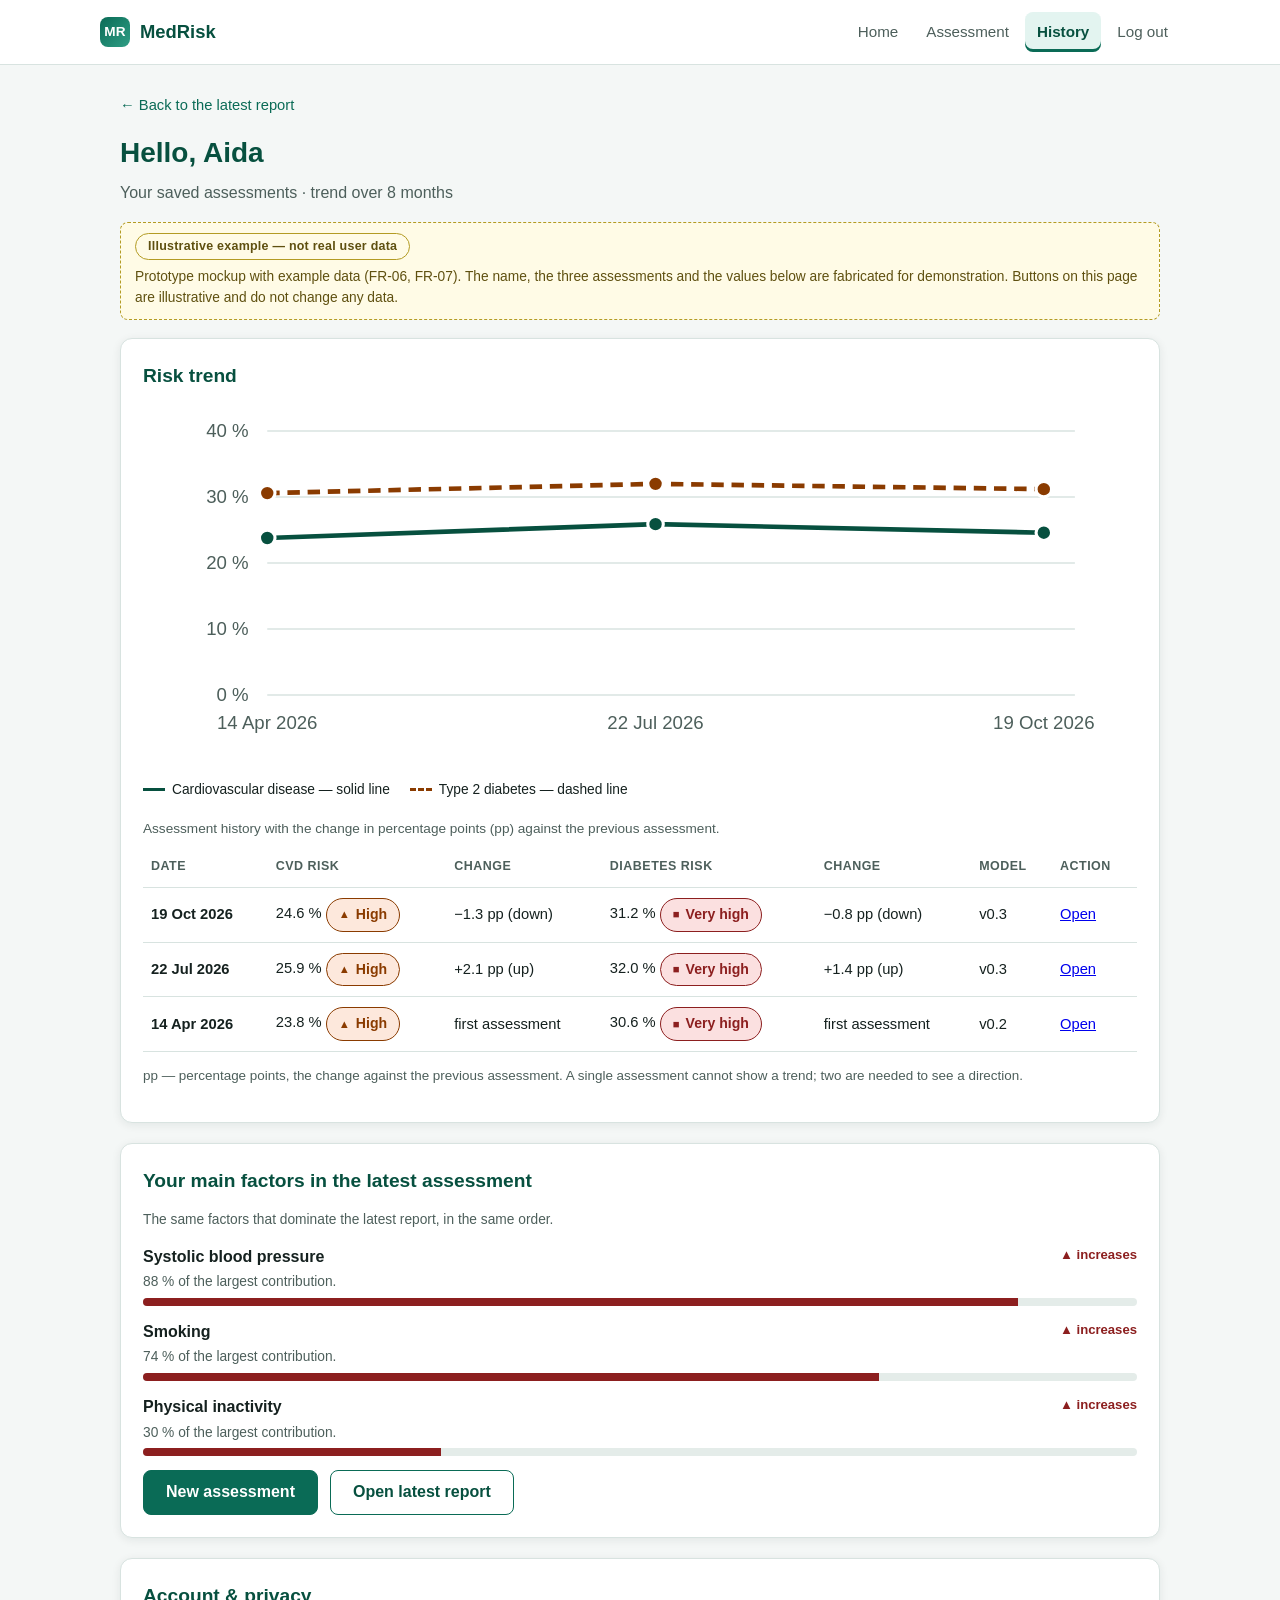
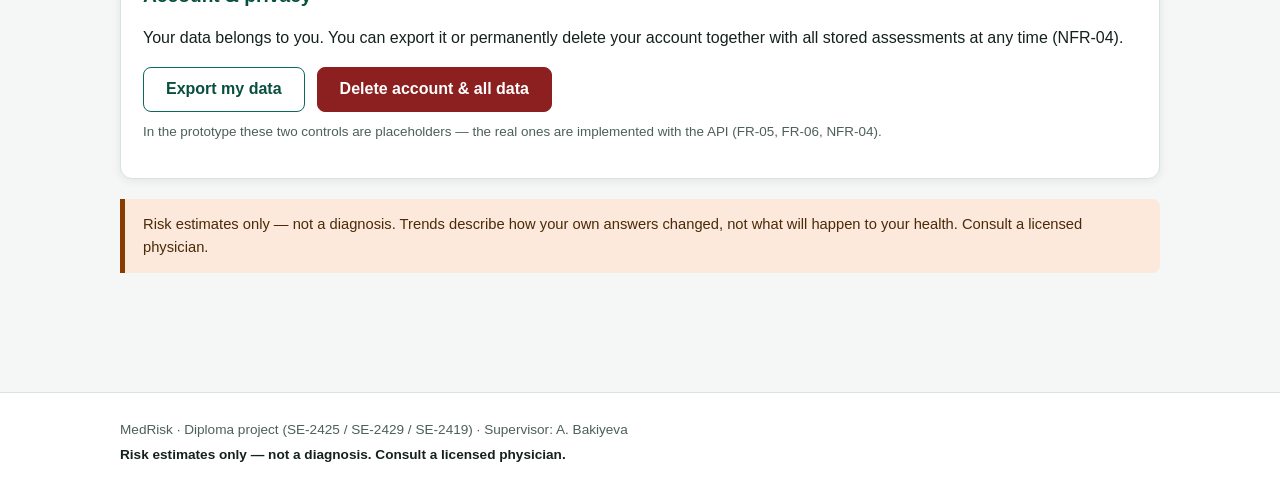
<file: prototype/dashboard.html>
<!DOCTYPE html>
<html lang="en">
<head>
<meta charset="UTF-8">
<meta name="viewport" content="width=device-width, initial-scale=1.0">
<meta name="description" content="MedRisk assessment history — previous risk assessments, risk trends over time and privacy controls.">
<title>Assessment history — MedRisk</title>
<link rel="stylesheet" href="css/styles.css">
</head>
<body>
<a class="skip-link" href="#main">Skip to main content</a>

<header class="site-header">
  <div class="header-inner">
    <a class="logo" href="index.html">
      <span class="logo-mark" aria-hidden="true">MR</span>
      <span class="logo-text">MedRisk</span>
    </a>
    <nav class="site-nav" aria-label="Main navigation">
      <ul>
        <li><a href="index.html">Home</a></li>
        <li><a href="assessment.html">Assessment</a></li>
        <li><a href="dashboard.html" aria-current="page">History</a></li>
        <li><a href="index.html">Log out</a></li>
      </ul>
    </nav>
  </div>
</header>

<main id="main">
  <a class="back-link" href="result.html">&larr; Back to the latest report</a>

  <h1>Hello, Aida</h1>
  <p class="lead">Your saved assessments · trend over 8 months</p>

  <div class="mockup-note">
    <p style="margin:0"><span class="illustrative-tag">Illustrative example — not real user data</span></p>
    <p style="margin:6px 0 0">Prototype mockup with example data (FR-06, FR-07). The name, the three
    assessments and the values below are fabricated for demonstration. Buttons on this page are
    illustrative and do not change any data.</p>
  </div>

  <div class="card">
    <h2>Risk trend</h2>
    <figure style="margin:0">
      <svg class="chart" viewBox="0 0 640 240" role="img"
           aria-labelledby="chart-title chart-desc" preserveAspectRatio="xMidYMid meet">
        <title id="chart-title">Change of 10-year risk over three assessments</title>
        <desc id="chart-desc">Line chart of illustrative data. Cardiovascular risk: 23.8 % on 14 April
        2026, 25.9 % on 22 July 2026, 24.6 % on 19 October 2026. Type 2 diabetes risk: 30.6 %,
        32.0 % and 31.2 % on the same dates. The full numbers are listed in the table below the
        chart.</desc>

        <line class="chart-grid" x1="80" y1="20" x2="600" y2="20"></line>
        <line class="chart-grid" x1="80" y1="62.5" x2="600" y2="62.5"></line>
        <line class="chart-grid" x1="80" y1="105" x2="600" y2="105"></line>
        <line class="chart-grid" x1="80" y1="147.5" x2="600" y2="147.5"></line>
        <line class="chart-grid" x1="80" y1="190" x2="600" y2="190"></line>

        <text class="chart-axis-text" x="68" y="24" text-anchor="end">40 %</text>
        <text class="chart-axis-text" x="68" y="66.5" text-anchor="end">30 %</text>
        <text class="chart-axis-text" x="68" y="109" text-anchor="end">20 %</text>
        <text class="chart-axis-text" x="68" y="151.5" text-anchor="end">10 %</text>
        <text class="chart-axis-text" x="68" y="194" text-anchor="end">0 %</text>

        <polyline class="chart-line t2d" points="80,59.95 330,54 580,57.4"></polyline>
        <polyline class="chart-line cvd" points="80,88.85 330,79.93 580,85.45"></polyline>

        <circle class="chart-point t2d" cx="80" cy="59.95" r="5"></circle>
        <circle class="chart-point t2d" cx="330" cy="54" r="5"></circle>
        <circle class="chart-point t2d" cx="580" cy="57.4" r="5"></circle>
        <circle class="chart-point cvd" cx="80" cy="88.85" r="5"></circle>
        <circle class="chart-point cvd" cx="330" cy="79.93" r="5"></circle>
        <circle class="chart-point cvd" cx="580" cy="85.45" r="5"></circle>

        <text class="chart-axis-text" x="80" y="212" text-anchor="middle">14 Apr 2026</text>
        <text class="chart-axis-text" x="330" y="212" text-anchor="middle">22 Jul 2026</text>
        <text class="chart-axis-text" x="580" y="212" text-anchor="middle">19 Oct 2026</text>
      </svg>
      <figcaption>
        <div class="chart-legend">
          <span><span class="legend-swatch" aria-hidden="true"></span> Cardiovascular disease — solid line</span>
          <span><span class="legend-swatch dashed" aria-hidden="true"></span> Type 2 diabetes — dashed line</span>
        </div>
      </figcaption>
    </figure>

    <table style="margin-top:18px">
      <caption>Assessment history with the change in percentage points (pp) against the previous
      assessment.</caption>
      <thead>
        <tr>
          <th scope="col">Date</th>
          <th scope="col">CVD risk</th>
          <th scope="col">Change</th>
          <th scope="col">Diabetes risk</th>
          <th scope="col">Change</th>
          <th scope="col">Model</th>
          <th scope="col">Action</th>
        </tr>
      </thead>
      <tbody>
        <tr>
          <th scope="row">19 Oct 2026</th>
          <td>24.6 % <span class="risk-badge risk-high"><span class="glyph" aria-hidden="true">▲</span> High</span></td>
          <td>−1.3 pp (down)</td>
          <td>31.2 % <span class="risk-badge risk-very-high"><span class="glyph" aria-hidden="true">■</span> Very high</span></td>
          <td>−0.8 pp (down)</td>
          <td>v0.3</td>
          <td><a href="result.html">Open</a></td>
        </tr>
        <tr>
          <th scope="row">22 Jul 2026</th>
          <td>25.9 % <span class="risk-badge risk-high"><span class="glyph" aria-hidden="true">▲</span> High</span></td>
          <td>+2.1 pp (up)</td>
          <td>32.0 % <span class="risk-badge risk-very-high"><span class="glyph" aria-hidden="true">■</span> Very high</span></td>
          <td>+1.4 pp (up)</td>
          <td>v0.3</td>
          <td><a href="result.html">Open</a></td>
        </tr>
        <tr>
          <th scope="row">14 Apr 2026</th>
          <td>23.8 % <span class="risk-badge risk-high"><span class="glyph" aria-hidden="true">▲</span> High</span></td>
          <td>first assessment</td>
          <td>30.6 % <span class="risk-badge risk-very-high"><span class="glyph" aria-hidden="true">■</span> Very high</span></td>
          <td>first assessment</td>
          <td>v0.2</td>
          <td><a href="result.html">Open</a></td>
        </tr>
      </tbody>
    </table>
    <p class="hint">pp — percentage points, the change against the previous assessment.
    A single assessment cannot show a trend; two are needed to see a direction.</p>
  </div>

  <div class="card">
    <h2>Your main factors in the latest assessment</h2>
    <p class="factor-note">The same factors that dominate the latest report, in the same order.</p>
    <ul class="factors">
      <li>
        <div class="factor-head">
          <span><strong>Systolic blood pressure</strong></span>
          <span class="direction up" aria-hidden="true">▲ increases</span>
        </div>
        <p class="factor-note" style="margin:2px 0 0">88 % of the largest contribution.</p>
        <div class="factor-bar" aria-hidden="true"><span class="up" style="width:88%"></span></div>
      </li>
      <li>
        <div class="factor-head">
          <span><strong>Smoking</strong></span>
          <span class="direction up" aria-hidden="true">▲ increases</span>
        </div>
        <p class="factor-note" style="margin:2px 0 0">74 % of the largest contribution.</p>
        <div class="factor-bar" aria-hidden="true"><span class="up" style="width:74%"></span></div>
      </li>
      <li>
        <div class="factor-head">
          <span><strong>Physical inactivity</strong></span>
          <span class="direction up" aria-hidden="true">▲ increases</span>
        </div>
        <p class="factor-note" style="margin:2px 0 0">30 % of the largest contribution.</p>
        <div class="factor-bar" aria-hidden="true"><span class="up" style="width:30%"></span></div>
      </li>
    </ul>
    <div class="actions" style="margin-top:14px">
      <a class="btn" href="assessment.html">New assessment</a>
      <a class="btn secondary" href="result.html">Open latest report</a>
    </div>
  </div>

  <div class="card">
    <h2>Account &amp; privacy</h2>
    <p>Your data belongs to you. You can export it or permanently delete your account together with
    all stored assessments at any time (NFR-04).</p>
    <div class="actions">
      <a class="btn secondary" href="#">Export my data</a>
      <a class="btn danger" href="#">Delete account &amp; all data</a>
    </div>
    <p class="hint" style="margin-top:10px">In the prototype these two controls are placeholders —
    the real ones are implemented with the API (FR-05, FR-06, NFR-04).</p>
  </div>

  <p class="disclaimer">Risk estimates only — not a diagnosis. Trends describe how your own answers
  changed, not what will happen to your health. Consult a licensed physician.</p>
</main>

<footer class="site-footer">
  <div class="wrap">
    <p>MedRisk · Diploma project (SE-2425 / SE-2429 / SE-2419) · Supervisor: A.&nbsp;Bakiyeva</p>
    <p class="footer-disclaimer">Risk estimates only — not a diagnosis. Consult a licensed physician.</p>
  </div>
</footer>
</body>
</html>
</file>
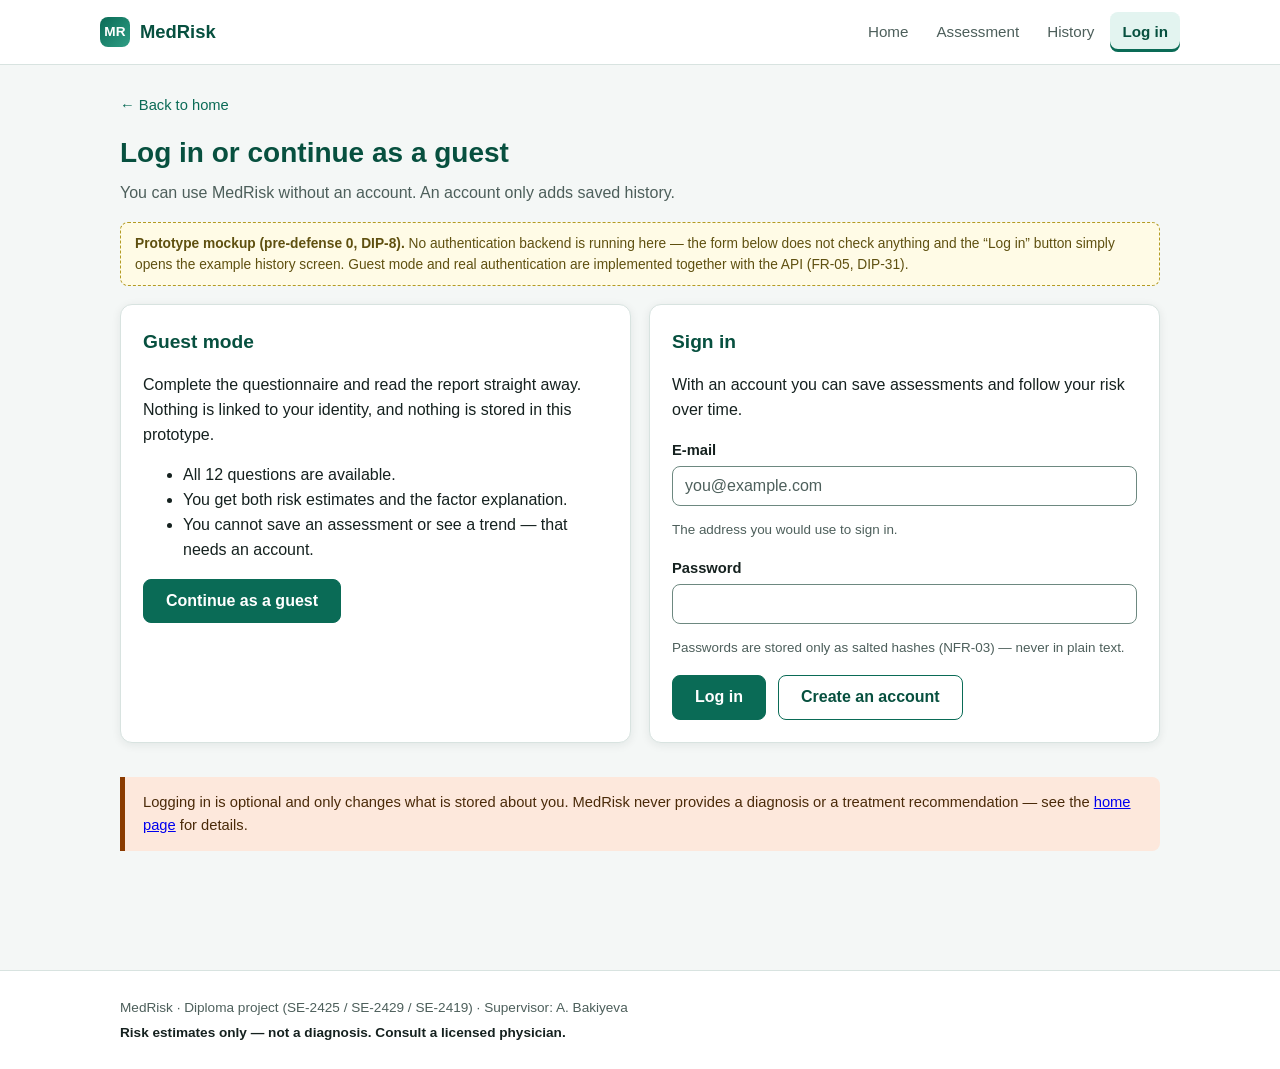
<file: prototype/login.html>
<!DOCTYPE html>
<html lang="en">
<head>
<meta charset="UTF-8">
<meta name="viewport" content="width=device-width, initial-scale=1.0">
<meta name="description" content="MedRisk sign-in — guest mode or an account for saving assessment history.">
<title>Log in — MedRisk</title>
<link rel="stylesheet" href="css/styles.css">
</head>
<body>
<a class="skip-link" href="#main">Skip to main content</a>

<header class="site-header">
  <div class="header-inner">
    <a class="logo" href="index.html">
      <span class="logo-mark" aria-hidden="true">MR</span>
      <span class="logo-text">MedRisk</span>
    </a>
    <nav class="site-nav" aria-label="Main navigation">
      <ul>
        <li><a href="index.html">Home</a></li>
        <li><a href="assessment.html">Assessment</a></li>
        <li><a href="dashboard.html">History</a></li>
        <li><a href="login.html" aria-current="page">Log in</a></li>
      </ul>
    </nav>
  </div>
</header>

<main id="main">
  <a class="back-link" href="index.html">&larr; Back to home</a>

  <h1>Log in or continue as a guest</h1>
  <p class="lead">You can use MedRisk without an account. An account only adds saved history.</p>

  <div class="mockup-note">
    <p style="margin:0"><strong>Prototype mockup (pre-defense 0, DIP-8).</strong> No authentication
    backend is running here — the form below does not check anything and the “Log in” button simply
    opens the example history screen. Guest mode and real authentication are implemented together
    with the API (FR-05, DIP-31).</p>
  </div>

  <div class="grid cols-2">
    <div class="card">
      <h2>Guest mode</h2>
      <p>Complete the questionnaire and read the report straight away. Nothing is linked to your
      identity, and nothing is stored in this prototype.</p>
      <ul>
        <li>All 12 questions are available.</li>
        <li>You get both risk estimates and the factor explanation.</li>
        <li>You cannot save an assessment or see a trend — that needs an account.</li>
      </ul>
      <a class="btn" href="assessment.html">Continue as a guest</a>
    </div>

    <div class="card">
      <h2>Sign in</h2>
      <p>With an account you can save assessments and follow your risk over time.</p>
      <form action="dashboard.html" method="get" novalidate>
        <div class="field">
          <label for="email">E-mail</label>
          <input type="email" id="email" name="email" autocomplete="username"
                 placeholder="you@example.com"
                 aria-describedby="email-hint">
          <p class="hint" id="email-hint">The address you would use to sign in.</p>
        </div>
        <div class="field">
          <label for="password">Password</label>
          <input type="password" id="password" name="password" autocomplete="current-password"
                 aria-describedby="password-hint">
          <p class="hint" id="password-hint">Passwords are stored only as salted hashes (NFR-03) —
          never in plain text.</p>
        </div>
        <div class="actions">
          <button type="submit" class="btn">Log in</button>
          <a class="btn secondary" href="#">Create an account</a>
        </div>
      </form>
    </div>
  </div>

  <p class="disclaimer">Logging in is optional and only changes what is stored about you. MedRisk
  never provides a diagnosis or a treatment recommendation — see the
  <a href="index.html">home page</a> for details.</p>
</main>

<footer class="site-footer">
  <div class="wrap">
    <p>MedRisk · Diploma project (SE-2425 / SE-2429 / SE-2419) · Supervisor: A.&nbsp;Bakiyeva</p>
    <p class="footer-disclaimer">Risk estimates only — not a diagnosis. Consult a licensed physician.</p>
  </div>
</footer>
</body>
</html>
</file>
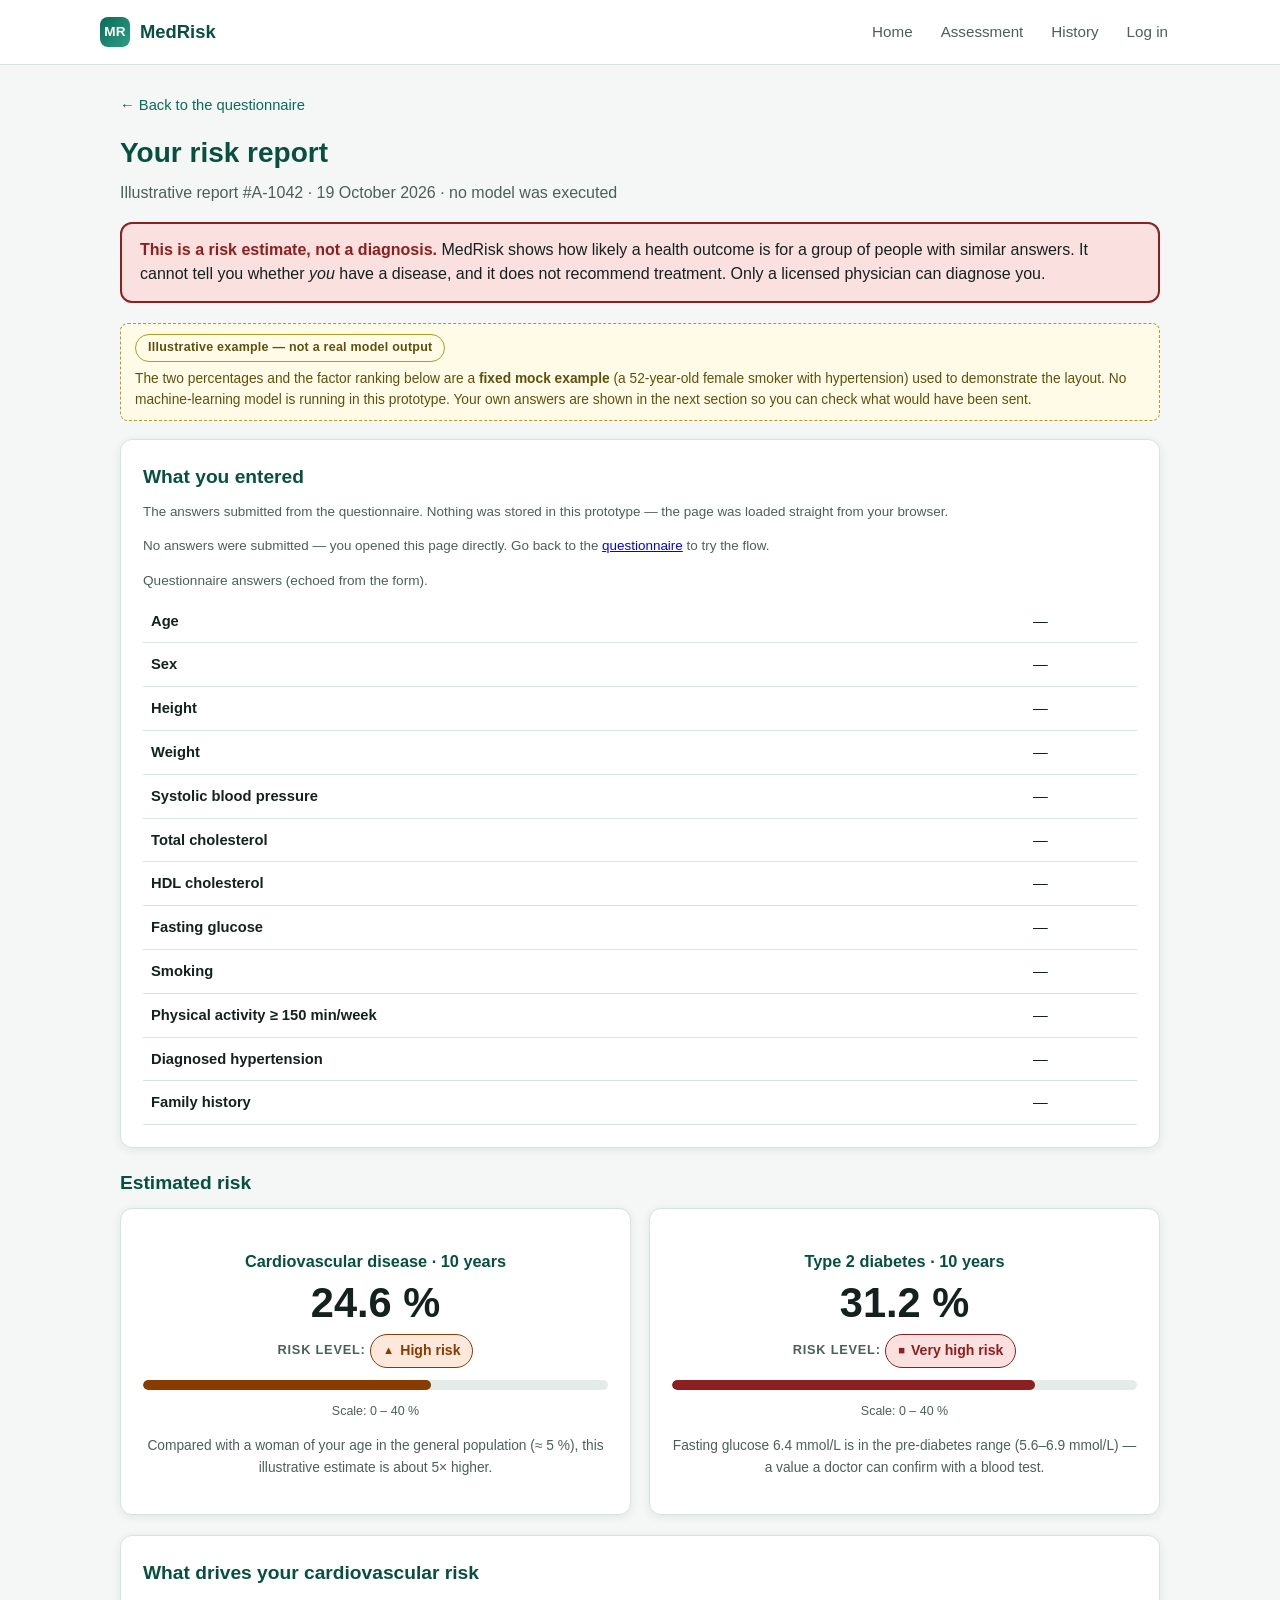
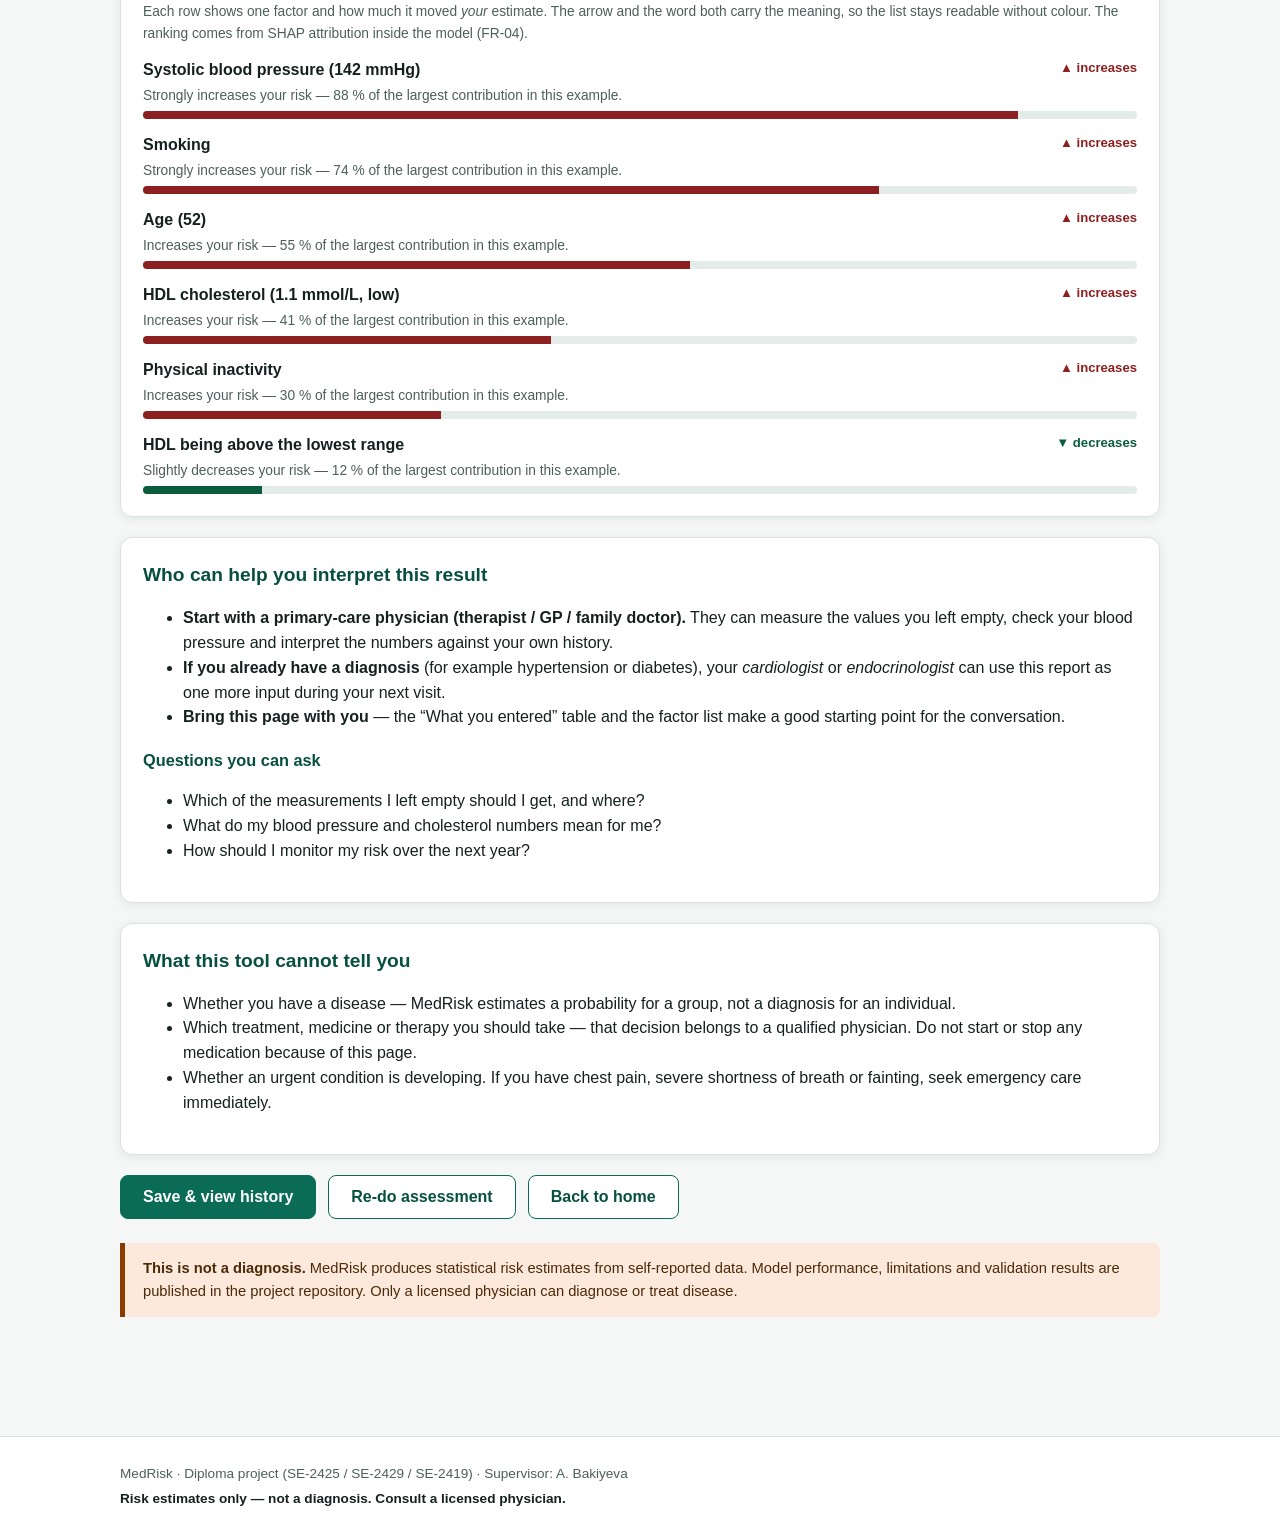
<file: prototype/result.html>
<!DOCTYPE html>
<html lang="en">
<head>
<meta charset="UTF-8">
<meta name="viewport" content="width=device-width, initial-scale=1.0">
<meta name="description" content="MedRisk risk report — 10-year cardiovascular and type 2 diabetes risk estimates with plain-language factor explanations.">
<title>Your risk report — MedRisk</title>
<link rel="stylesheet" href="css/styles.css">
<script src="js/prototype.js" defer></script>
</head>
<body>
<a class="skip-link" href="#main">Skip to main content</a>

<header class="site-header">
  <div class="header-inner">
    <a class="logo" href="index.html">
      <span class="logo-mark" aria-hidden="true">MR</span>
      <span class="logo-text">MedRisk</span>
    </a>
    <nav class="site-nav" aria-label="Main navigation">
      <ul>
        <li><a href="index.html">Home</a></li>
        <li><a href="assessment.html">Assessment</a></li>
        <li><a href="dashboard.html">History</a></li>
        <li><a href="login.html">Log in</a></li>
      </ul>
    </nav>
  </div>
</header>

<main id="main">
  <a class="back-link" href="assessment.html">&larr; Back to the questionnaire</a>

  <h1>Your risk report</h1>
  <p class="lead">Illustrative report <span>#A-1042</span> · <span data-echo-date>19 October 2026</span>
  · no model was executed</p>

  <div class="disclaimer-top" role="note">
    <p style="margin:0"><strong>This is a risk estimate, not a diagnosis.</strong> MedRisk shows how
    likely a health outcome is for a group of people with similar answers. It cannot tell you whether
    <em>you</em> have a disease, and it does not recommend treatment. Only a licensed physician can
    diagnose you.</p>
  </div>

  <div class="mockup-note">
    <p style="margin:0 0 6px"><span class="illustrative-tag">Illustrative example — not a real model output</span></p>
    <p style="margin:0">The two percentages and the factor ranking below are a <strong>fixed mock
    example</strong> (a 52-year-old female smoker with hypertension) used to demonstrate the layout.
    No machine-learning model is running in this prototype. Your own answers are shown in the next
    section so you can check what would have been sent.</p>
  </div>

  <div class="card" data-echo-root>
    <h2>What you entered</h2>
    <p class="hint" style="margin-top:0">The answers submitted from the questionnaire. Nothing was
    stored in this prototype — the page was loaded straight from your browser.</p>
    <p class="hint" data-echo-empty hidden>No answers were submitted — you opened this page directly.
    Go back to the <a href="assessment.html">questionnaire</a> to try the flow.</p>
    <table>
      <caption>Questionnaire answers (echoed from the form).</caption>
      <tbody>
        <tr><th scope="row">Age</th><td data-echo="age">—</td></tr>
        <tr><th scope="row">Sex</th><td data-echo="sex" data-echo-options="female=Female|male=Male">—</td></tr>
        <tr><th scope="row">Height</th><td data-echo="height">—</td></tr>
        <tr><th scope="row">Weight</th><td data-echo="weight">—</td></tr>
        <tr><th scope="row">Systolic blood pressure</th><td data-echo="sbp">—</td></tr>
        <tr><th scope="row">Total cholesterol</th><td data-echo="tc">—</td></tr>
        <tr><th scope="row">HDL cholesterol</th><td data-echo="hdl">—</td></tr>
        <tr><th scope="row">Fasting glucose</th><td data-echo="glucose">—</td></tr>
        <tr><th scope="row">Smoking</th><td data-echo="smoker" data-echo-options="no=No|yes=Yes|former=Former smoker">—</td></tr>
        <tr><th scope="row">Physical activity ≥ 150 min/week</th><td data-echo="active" data-echo-options="no=No|yes=Yes">—</td></tr>
        <tr><th scope="row">Diagnosed hypertension</th><td data-echo="htn" data-echo-options="no=No|yes=Yes">—</td></tr>
        <tr><th scope="row">Family history</th><td data-echo="famhist" data-echo-options="no=No|yes=Yes">—</td></tr>
      </tbody>
    </table>
  </div>

  <h2>Estimated risk</h2>

  <div class="grid cols-2">
    <div class="card gauge">
      <h3>Cardiovascular disease · 10 years</h3>
      <div class="value">24.6&nbsp;%</div>
      <p style="margin:0 0 8px"><span class="risk-level-label">Risk level:</span>
        <span class="risk-badge risk-high"><span class="glyph" aria-hidden="true">▲</span> High risk</span></p>
      <div class="bar" aria-hidden="true"><span style="width:62%; background:var(--risk-high)"></span></div>
      <p class="range">Scale: 0 – 40 %</p>
      <p class="factor-note">Compared with a woman of your age in the general population
      (≈&nbsp;5&nbsp;%), this illustrative estimate is about 5× higher.</p>
    </div>

    <div class="card gauge">
      <h3>Type 2 diabetes · 10 years</h3>
      <div class="value">31.2&nbsp;%</div>
      <p style="margin:0 0 8px"><span class="risk-level-label">Risk level:</span>
        <span class="risk-badge risk-very-high"><span class="glyph" aria-hidden="true">■</span> Very high risk</span></p>
      <div class="bar" aria-hidden="true"><span style="width:78%; background:var(--risk-very-high)"></span></div>
      <p class="range">Scale: 0 – 40 %</p>
      <p class="factor-note">Fasting glucose 6.4 mmol/L is in the pre-diabetes range
      (5.6–6.9 mmol/L) — a value a doctor can confirm with a blood test.</p>
    </div>
  </div>

  <div class="card">
    <h2>What drives your cardiovascular risk</h2>
    <p class="factor-note">Each row shows one factor and how much it moved <em>your</em> estimate.
    The arrow and the word both carry the meaning, so the list stays readable without colour.
    The ranking comes from SHAP attribution inside the model (FR-04).</p>
    <ul class="factors">
      <li>
        <div class="factor-head">
          <span><strong>Systolic blood pressure (142 mmHg)</strong></span>
          <span class="direction up" aria-hidden="true">▲ increases</span>
        </div>
        <p class="factor-note" style="margin:2px 0 0">Strongly increases your risk — 88 % of the
        largest contribution in this example.</p>
        <div class="factor-bar" aria-hidden="true"><span class="up" style="width:88%"></span></div>
      </li>
      <li>
        <div class="factor-head">
          <span><strong>Smoking</strong></span>
          <span class="direction up" aria-hidden="true">▲ increases</span>
        </div>
        <p class="factor-note" style="margin:2px 0 0">Strongly increases your risk — 74 % of the
        largest contribution in this example.</p>
        <div class="factor-bar" aria-hidden="true"><span class="up" style="width:74%"></span></div>
      </li>
      <li>
        <div class="factor-head">
          <span><strong>Age (52)</strong></span>
          <span class="direction up" aria-hidden="true">▲ increases</span>
        </div>
        <p class="factor-note" style="margin:2px 0 0">Increases your risk — 55 % of the largest
        contribution in this example.</p>
        <div class="factor-bar" aria-hidden="true"><span class="up" style="width:55%"></span></div>
      </li>
      <li>
        <div class="factor-head">
          <span><strong>HDL cholesterol (1.1 mmol/L, low)</strong></span>
          <span class="direction up" aria-hidden="true">▲ increases</span>
        </div>
        <p class="factor-note" style="margin:2px 0 0">Increases your risk — 41 % of the largest
        contribution in this example.</p>
        <div class="factor-bar" aria-hidden="true"><span class="up" style="width:41%"></span></div>
      </li>
      <li>
        <div class="factor-head">
          <span><strong>Physical inactivity</strong></span>
          <span class="direction up" aria-hidden="true">▲ increases</span>
        </div>
        <p class="factor-note" style="margin:2px 0 0">Increases your risk — 30 % of the largest
        contribution in this example.</p>
        <div class="factor-bar" aria-hidden="true"><span class="up" style="width:30%"></span></div>
      </li>
      <li>
        <div class="factor-head">
          <span><strong>HDL being above the lowest range</strong></span>
          <span class="direction down" aria-hidden="true">▼ decreases</span>
        </div>
        <p class="factor-note" style="margin:2px 0 0">Slightly decreases your risk — 12 % of the
        largest contribution in this example.</p>
        <div class="factor-bar" aria-hidden="true"><span class="down" style="width:12%"></span></div>
      </li>
    </ul>
  </div>

  <div class="card">
    <h2>Who can help you interpret this result</h2>
    <ul>
      <li><strong>Start with a primary-care physician (therapist / GP / family doctor).</strong>
      They can measure the values you left empty, check your blood pressure and interpret the
      numbers against your own history.</li>
      <li><strong>If you already have a diagnosis</strong> (for example hypertension or diabetes),
      your <em>cardiologist</em> or <em>endocrinologist</em> can use this report as one more input
      during your next visit.</li>
      <li><strong>Bring this page with you</strong> — the “What you entered” table and the factor
      list make a good starting point for the conversation.</li>
    </ul>
    <h3>Questions you can ask</h3>
    <ul>
      <li>Which of the measurements I left empty should I get, and where?</li>
      <li>What do my blood pressure and cholesterol numbers mean for me?</li>
      <li>How should I monitor my risk over the next year?</li>
    </ul>
  </div>

  <div class="card">
    <h2>What this tool cannot tell you</h2>
    <ul>
      <li>Whether you have a disease — MedRisk estimates a probability for a group, not a diagnosis
      for an individual.</li>
      <li>Which treatment, medicine or therapy you should take — that decision belongs to a
      qualified physician. Do not start or stop any medication because of this page.</li>
      <li>Whether an urgent condition is developing. If you have chest pain, severe shortness of
      breath or fainting, seek emergency care immediately.</li>
    </ul>
  </div>

  <div class="actions">
    <a class="btn" href="dashboard.html">Save &amp; view history</a>
    <a class="btn secondary" href="assessment.html">Re-do assessment</a>
    <a class="btn secondary" href="index.html">Back to home</a>
  </div>

  <p class="disclaimer" style="margin-top:24px"><strong>This is not a diagnosis.</strong> MedRisk
  produces statistical risk estimates from self-reported data. Model performance, limitations and
  validation results are published in the project repository. Only a licensed physician can diagnose
  or treat disease.</p>
</main>

<footer class="site-footer">
  <div class="wrap">
    <p>MedRisk · Diploma project (SE-2425 / SE-2429 / SE-2419) · Supervisor: A.&nbsp;Bakiyeva</p>
    <p class="footer-disclaimer">Risk estimates only — not a diagnosis. Consult a licensed physician.</p>
  </div>
</footer>
</body>
</html>
</file>
<file: prototype/css/styles.css>
/* MedRisk prototype — shared styles (mockup only, not production code)
 *
 * Design tokens below are the prototype-stage subset of the MedRisk design
 * system (see docs/design/design-system.md and frontend/src/styles/tokens.css,
 * DIP-19). Every foreground/background pair used for text or for a meaningful
 * UI boundary was checked against WCAG 2.1 AA (>= 4.5:1 for text, >= 3:1 for
 * large text and for component boundaries).
 */

/* ------------------------------------------------------------------ tokens */
:root {
  /* Brand */
  --primary: #0a6b56;
  --primary-dark: #07503f;
  --primary-light: #e3f4f0;
  --primary-ring: #0a6b56;

  /* Surfaces */
  --bg: #f4f7f6;
  --card: #ffffff;
  --border: #d8e3e0;
  --border-strong: #6d8880;

  /* Text */
  --text: #15211f;
  --text-muted: #4d5f5b;
  --text-heading: #07503f;
  --text-inverse: #ffffff;

  /* Feedback */
  --accent: #8a3b00;
  --accent-light: #fde8dc;
  --danger: #8c1f1f;
  --danger-light: #fbe0e0;
  --warning: #7a5200;
  --warning-light: #fdf1d6;
  --success: #0b5c3c;
  --success-light: #e3f5ec;
  --note: #5f5010;
  --note-light: #fffbe6;

  /* Risk levels (text on tint >= 4.5:1, tint on white >= 3:1 is not required
     because the level is always carried by a text label as well) */
  --risk-low: #0b5c3c;
  --risk-low-bg: #e3f5ec;
  --risk-moderate: #7a5200;
  --risk-moderate-bg: #fdf1d6;
  --risk-high: #8a3b00;
  --risk-high-bg: #fde8dc;
  --risk-very-high: #8c1f1f;
  --risk-very-high-bg: #fbe0e0;

  /* Geometry */
  --radius: 12px;
  --radius-sm: 8px;
  --shadow: 0 2px 10px rgba(16, 42, 37, 0.08);
  --track: #e4ece9;

  /* Typography */
  --font-body: "Segoe UI", Roboto, "Helvetica Neue", Arial, sans-serif;

  font-family: var(--font-body);
}

* { box-sizing: border-box; }

body {
  margin: 0;
  background: var(--bg);
  color: var(--text);
  line-height: 1.55;
  font-size: 16px;
}

/* Visible focus on every interactive element (WCAG 2.4.7 / 2.4.11). */
a:focus-visible,
button:focus-visible,
input:focus-visible,
select:focus-visible,
textarea:focus-visible,
summary:focus-visible,
[tabindex]:focus-visible {
  outline: 3px solid var(--primary-ring);
  outline-offset: 2px;
  border-radius: 4px;
}

/* Browsers without :focus-visible still get a visible ring. */
a:focus, button:focus, input:focus, select:focus, textarea:focus {
  outline: 3px solid var(--primary-ring);
  outline-offset: 2px;
}

.skip-link {
  position: absolute;
  left: -9999px;
  top: 0;
  background: var(--primary-dark);
  color: var(--text-inverse);
  padding: 10px 16px;
  z-index: 100;
  text-decoration: none;
  font-weight: 600;
}
.skip-link:focus {
  left: 8px;
  top: 8px;
}

/* ----------------------------------------------------------------- header */
.site-header {
  background: var(--card);
  border-bottom: 1px solid var(--border);
  padding: 12px 24px;
  position: sticky;
  top: 0;
  z-index: 10;
}

.header-inner {
  max-width: 1080px;
  margin: 0 auto;
  display: flex;
  align-items: center;
  justify-content: space-between;
  gap: 16px;
  flex-wrap: wrap;
}

.logo {
  display: flex;
  align-items: center;
  gap: 10px;
  font-weight: 700;
  font-size: 1.15rem;
  color: var(--primary-dark);
  text-decoration: none;
}
.logo-mark {
  width: 30px;
  height: 30px;
  border-radius: var(--radius-sm);
  background: linear-gradient(135deg, var(--primary), #2f9e85);
  display: flex;
  align-items: center;
  justify-content: center;
  color: var(--text-inverse);
  font-size: 0.85rem;
  letter-spacing: 0.02em;
}

.site-nav ul {
  list-style: none;
  display: flex;
  gap: 4px;
  margin: 0;
  padding: 0;
  flex-wrap: wrap;
}
.site-nav a {
  display: inline-block;
  margin: 0;
  padding: 8px 12px;
  border-radius: var(--radius-sm);
  color: var(--text-muted);
  text-decoration: none;
  font-size: 0.95rem;
  font-weight: 500;
}
.site-nav a:hover { color: var(--primary-dark); background: var(--primary-light); }
.site-nav a[aria-current="page"] {
  color: var(--primary-dark);
  background: var(--primary-light);
  font-weight: 700;
  box-shadow: inset 0 -3px 0 var(--primary);
}

/* -------------------------------------------------------------------- main */
.wrap { max-width: 1080px; margin: 0 auto; padding: 0 20px; }

main {
  max-width: 1080px;
  margin: 28px auto;
  padding: 0 20px 64px;
}

h1 { font-size: 1.75rem; margin: 0 0 6px; color: var(--text-heading); }
h2 { font-size: 1.2rem; margin: 0 0 10px; color: var(--text-heading); }
h3 { font-size: 1.02rem; margin: 18px 0 6px; color: var(--text-heading); }
p.lead { color: var(--text-muted); margin-top: 0; }

.back-link {
  display: inline-block;
  margin-bottom: 14px;
  color: var(--primary);
  font-size: 0.92rem;
  text-decoration: none;
  border-bottom: 1px solid transparent;
}
.back-link:hover { color: var(--primary-dark); border-bottom-color: currentColor; }

.card {
  background: var(--card);
  border: 1px solid var(--border);
  border-radius: var(--radius);
  box-shadow: var(--shadow);
  padding: 22px;
  margin-bottom: 20px;
}

.grid { display: grid; gap: 18px; }
.grid.cols-2 { grid-template-columns: 1fr 1fr; }
.grid.cols-3 { grid-template-columns: repeat(3, 1fr); }
@media (max-width: 760px) {
  .grid.cols-2, .grid.cols-3 { grid-template-columns: 1fr; }
  .site-header { padding: 12px 16px; }
  .card { padding: 18px 16px; }
}

/* ------------------------------------------------------------------- forms */
.field { margin-bottom: 16px; }
.field:last-child { margin-bottom: 0; }

label {
  display: block;
  font-size: 0.92rem;
  font-weight: 600;
  margin-bottom: 5px;
}
.hint { font-weight: 400; color: var(--text-muted); font-size: 0.84rem; }
.unit { font-weight: 400; color: var(--text-muted); font-size: 0.84rem; }

input[type="number"], input[type="text"], input[type="email"],
input[type="password"], select, textarea {
  width: 100%;
  padding: 10px 12px;
  border: 1px solid var(--border-strong);
  border-radius: var(--radius-sm);
  font-size: 1rem;
  font-family: inherit;
  background: #fff;
  color: var(--text);
}
input::placeholder { color: var(--text-muted); opacity: 1; }

input[aria-invalid="true"], select[aria-invalid="true"] {
  border-color: var(--danger);
  border-width: 2px;
}

fieldset {
  border: 0;
  padding: 0;
  margin: 0 0 18px;
  min-width: 0;
}
legend {
  font-size: 0.92rem;
  font-weight: 600;
  padding: 0;
  margin-bottom: 6px;
}
fieldset .hint { display: block; margin-bottom: 8px; }

.radio-row { display: flex; gap: 10px; flex-wrap: wrap; }
.choice {
  display: inline-flex;
  align-items: center;
  gap: 8px;
  font-weight: 500;
  font-size: 0.95rem;
  border: 1px solid var(--border-strong);
  border-radius: var(--radius-sm);
  padding: 9px 14px;
  cursor: pointer;
  background: #fff;
  color: var(--text);
}
.choice:hover { background: var(--primary-light); }
.choice input { accent-color: var(--primary); width: 18px; height: 18px; margin: 0; }
.choice:has(input:checked) {
  border-color: var(--primary);
  border-width: 2px;
  padding: 8px 13px;
  background: var(--primary-light);
}
.choice:has(input:focus-visible) { outline: 3px solid var(--primary-ring); outline-offset: 2px; }

.field-error {
  color: var(--danger);
  font-size: 0.86rem;
  font-weight: 600;
  margin: 6px 0 0;
}
.field-error:empty { display: none; }
.field-error::before { content: "\26A0\FE0E  "; }

.form-summary {
  border: 2px solid var(--danger);
  background: var(--danger-light);
  border-radius: var(--radius-sm);
  padding: 14px 16px;
  margin-bottom: 18px;
  color: var(--text);
}
.form-summary:empty { display: none; }
.form-summary h2 { margin: 0 0 6px; font-size: 1rem; color: var(--danger); }
.form-summary ul { margin: 0; padding-left: 20px; }
.form-summary a { color: var(--danger); font-weight: 600; }

/* ---------------------------------------------------------------- progress */
.progress-block {
  background: var(--card);
  border: 1px solid var(--border);
  border-radius: var(--radius);
  padding: 16px 20px;
  margin-bottom: 20px;
}
.progress-head {
  display: flex;
  justify-content: space-between;
  align-items: baseline;
  gap: 12px;
  flex-wrap: wrap;
}
.progress-label { font-weight: 700; font-size: 0.95rem; }
.progress-text { color: var(--text-muted); font-size: 0.88rem; }

progress {
  width: 100%;
  height: 12px;
  margin-top: 8px;
  border: 1px solid var(--border-strong);
  border-radius: 999px;
  overflow: hidden;
  background: var(--track);
  appearance: none;
  -webkit-appearance: none;
}
progress::-webkit-progress-bar { background: var(--track); }
progress::-webkit-progress-value { background: var(--primary); border-radius: 999px; }
progress::-moz-progress-bar { background: var(--primary); border-radius: 999px; }

/* ----------------------------------------------------------------- buttons */
button, .btn {
  display: inline-block;
  background: var(--primary);
  color: var(--text-inverse);
  border: 1px solid var(--primary);
  border-radius: var(--radius-sm);
  padding: 11px 22px;
  font-size: 1rem;
  font-weight: 600;
  font-family: inherit;
  cursor: pointer;
  text-decoration: none;
  line-height: 1.3;
}
button:hover, .btn:hover { background: var(--primary-dark); border-color: var(--primary-dark); }
.btn.secondary {
  background: #fff;
  color: var(--primary-dark);
  border-color: var(--primary);
}
.btn.secondary:hover { background: var(--primary-light); color: var(--primary-dark); }
.btn.danger { background: var(--danger); border-color: var(--danger); }
.btn.danger:hover { background: #6f1717; border-color: #6f1717; }
.btn.block { width: 100%; }
.btn[disabled] { background: var(--border-strong); border-color: var(--border-strong); cursor: not-allowed; }

.actions { display: flex; gap: 12px; flex-wrap: wrap; align-items: center; }

/* -------------------------------------------------------------- risk badge */
.risk-badge {
  display: inline-flex;
  align-items: center;
  gap: 6px;
  padding: 5px 12px;
  border-radius: 999px;
  font-size: 0.88rem;
  font-weight: 700;
  border: 1px solid currentColor;
}
.risk-badge .glyph { font-size: 0.8em; }
.risk-low { color: var(--risk-low); background: var(--risk-low-bg); }
.risk-moderate { color: var(--risk-moderate); background: var(--risk-moderate-bg); }
.risk-high { color: var(--risk-high); background: var(--risk-high-bg); }
.risk-very-high { color: var(--risk-very-high); background: var(--risk-very-high-bg); }

.risk-level-label {
  font-size: 0.8rem;
  text-transform: uppercase;
  letter-spacing: 0.06em;
  color: var(--text-muted);
  font-weight: 700;
}

/* ------------------------------------------------------------------- gauge */
.gauge { text-align: center; }
.gauge .value { font-size: 2.6rem; font-weight: 800; line-height: 1.1; margin: 4px 0 8px; }
.gauge .bar {
  height: 10px;
  border-radius: 999px;
  background: var(--track);
  overflow: hidden;
  margin: 12px 0 8px;
}
.gauge .bar span { display: block; height: 100%; border-radius: 999px; }
.gauge .range { font-size: 0.78rem; color: var(--text-muted); }
.gauge .factor-note { color: var(--text-muted); font-size: 0.86rem; }

/* ----------------------------------------------------------------- factors */
.factors { list-style: none; margin: 0; padding: 0; }
.factors li { margin-bottom: 14px; }
.factors li:last-child { margin-bottom: 0; }
.factor-head { display: flex; justify-content: space-between; gap: 10px; flex-wrap: wrap; }
.factor-bar {
  height: 8px;
  border-radius: 999px;
  background: var(--track);
  overflow: hidden;
  margin-top: 5px;
}
.factor-bar span { display: block; height: 100%; }
.factor-bar .up { background: var(--danger); }
.factor-bar .down { background: var(--success); }
.factor-note { color: var(--text-muted); font-size: 0.86rem; }
.direction { font-weight: 700; font-size: 0.82rem; }
.direction.up { color: var(--danger); }
.direction.down { color: var(--success); }

/* ------------------------------------------------------------------ tables */
table { width: 100%; border-collapse: collapse; font-size: 0.92rem; }
caption {
  text-align: left;
  color: var(--text-muted);
  font-size: 0.85rem;
  padding-bottom: 8px;
}
th, td { text-align: left; padding: 10px 8px; border-bottom: 1px solid var(--border); }
th {
  color: var(--text-muted);
  font-size: 0.78rem;
  text-transform: uppercase;
  letter-spacing: 0.04em;
}
tbody th { text-transform: none; letter-spacing: 0; font-size: 0.92rem; color: var(--text); font-weight: 600; }

/* ------------------------------------------------------------------ charts */
.chart { width: 100%; height: auto; display: block; }
.chart-grid { stroke: var(--border); stroke-width: 1; }
.chart-axis-text { fill: var(--text-muted); font-size: 12px; font-family: var(--font-body); }
.chart-line { fill: none; stroke-width: 3; }
.chart-line.cvd { stroke: var(--primary-dark); }
.chart-line.t2d { stroke: var(--accent); stroke-dasharray: 8 5; }
.chart-point { stroke: #fff; stroke-width: 2; }
.chart-point.cvd { fill: var(--primary-dark); }
.chart-point.t2d { fill: var(--accent); }
.chart-legend { display: flex; gap: 20px; flex-wrap: wrap; font-size: 0.86rem; margin-top: 6px; }
.chart-legend span { display: inline-flex; align-items: center; gap: 7px; }
.legend-swatch { width: 22px; height: 0; border-top: 3px solid var(--primary-dark); display: inline-block; }
.legend-swatch.dashed { border-top-style: dashed; border-top-color: var(--accent); }

/* --------------------------------------------------------------- callouts */
.disclaimer {
  border-left: 5px solid var(--accent);
  background: var(--accent-light);
  padding: 14px 18px;
  border-radius: 0 var(--radius-sm) var(--radius-sm) 0;
  font-size: 0.92rem;
  color: #4a2a09;
}
.disclaimer strong { color: #4a2a09; }

.disclaimer-top {
  border: 2px solid var(--danger);
  background: var(--danger-light);
  color: var(--text);
  border-radius: var(--radius);
  padding: 14px 18px;
  margin-bottom: 20px;
}
.disclaimer-top strong { color: var(--danger); }

.mockup-note {
  background: var(--note-light);
  border: 1px dashed #b39b23;
  padding: 10px 14px;
  border-radius: var(--radius-sm);
  font-size: 0.86rem;
  color: var(--note);
  margin-bottom: 18px;
}
.mockup-note strong { color: var(--note); }

.illustrative-tag {
  display: inline-block;
  background: var(--note-light);
  border: 1px solid #b39b23;
  color: var(--note);
  border-radius: 999px;
  padding: 3px 12px;
  font-size: 0.78rem;
  font-weight: 700;
  letter-spacing: 0.02em;
}

.banner {
  background: var(--primary-light);
  border-radius: var(--radius);
  padding: 26px 28px;
  margin-bottom: 22px;
}
.banner h1 { margin-bottom: 8px; }
.banner .lead { color: #15332d; font-size: 1.06rem; }
.banner .actions { margin-top: 18px; }

.pill-list { list-style: none; margin: 0; padding: 0; }
.pill-list li { padding: 7px 0; border-bottom: 1px solid var(--border); }
.pill-list li:last-child { border-bottom: 0; }

.site-footer {
  border-top: 1px solid var(--border);
  background: var(--card);
  color: var(--text-muted);
  font-size: 0.85rem;
  padding: 22px 0;
  margin-top: 40px;
}
.site-footer p { margin: 4px 0; }
.footer-disclaimer { font-weight: 600; color: var(--text); }

.visually-hidden {
  position: absolute !important;
  width: 1px;
  height: 1px;
  padding: 0;
  margin: -1px;
  overflow: hidden;
  clip: rect(0 0 0 0);
  white-space: nowrap;
  border: 0;
}

@media (prefers-reduced-motion: reduce) {
  * { animation: none !important; transition: none !important; }
}
</file>
<file: frontend/styleguide/styleguide.css>
/* ============================================================================
 * MedRisk Style Guide — page layout only
 * ----------------------------------------------------------------------------
 * Task: DIP-19
 *
 * This file styles the *style guide page itself* (grids, swatches, demo
 * rows). The components that are demonstrated on the page are NOT styled
 * here: they come from ../src/styles/components.css, so the guide shows the
 * real component styles and not a copy of them.
 * ========================================================================== */

@import url("../src/styles/tokens.css");
@import url("../src/styles/components.css");

.guide-header {
  background: var(--color-surface);
  border-bottom: var(--border-width) solid var(--color-border);
  padding: var(--space-6) var(--layout-gutter);
}

.guide-header__inner,
.guide-main {
  max-width: var(--layout-content-max-width);
  margin: 0 auto;
}

.guide-header__title {
  margin-bottom: var(--space-2);
}

.guide-header__meta {
  margin: 0;
  color: var(--color-text-muted);
  font-size: var(--font-size-sm);
}

.guide-nav {
  margin-top: var(--space-4);
}

.guide-nav ul {
  display: flex;
  flex-wrap: wrap;
  gap: var(--space-2) var(--space-4);
  margin: 0;
  padding: 0;
  list-style: none;
  font-size: var(--font-size-sm);
}

.guide-main {
  padding: var(--space-8) var(--layout-gutter) var(--space-16);
}

.guide-section {
  margin-bottom: var(--space-12);
}

.guide-section__intro {
  max-width: 70ch;
  color: var(--color-text-muted);
}

.demo {
  display: flex;
  flex-wrap: wrap;
  align-items: center;
  gap: var(--space-4);
  padding: var(--space-5);
  border: var(--border-width) solid var(--color-border);
  border-radius: var(--radius-md);
  background: var(--color-surface);
}

.demo--stack {
  display: block;
}

.demo__label {
  margin-bottom: var(--space-3);
  font-size: var(--font-size-xs);
  font-weight: var(--font-weight-bold);
  letter-spacing: var(--letter-spacing-wide);
  text-transform: uppercase;
  color: var(--color-text-muted);
}

.demo + .demo { margin-top: var(--space-4); }

.swatch-grid {
  display: grid;
  grid-template-columns: repeat(auto-fill, minmax(220px, 1fr));
  gap: var(--space-4);
}

.swatch {
  border: var(--border-width) solid var(--color-border);
  border-radius: var(--radius-md);
  background: var(--color-surface);
  overflow: hidden;
}

.swatch__chip {
  height: 56px;
  border-bottom: var(--border-width) solid var(--color-border);
}

.swatch__body { padding: var(--space-3) var(--space-4); }

.swatch__name {
  display: block;
  font-family: var(--font-family-mono);
  font-size: var(--font-size-sm);
  font-weight: var(--font-weight-bold);
  color: var(--color-text);
}

.swatch__value {
  display: block;
  font-family: var(--font-family-mono);
  font-size: var(--font-size-sm);
  color: var(--color-text-muted);
}

.swatch__use {
  display: block;
  margin-top: var(--space-1);
  font-size: var(--font-size-sm);
  color: var(--color-text-muted);
}

.type-row {
  display: grid;
  grid-template-columns: 200px 1fr;
  gap: var(--space-4);
  align-items: baseline;
  padding: var(--space-3) 0;
  border-bottom: var(--border-width) solid var(--color-border);
}

.type-row__meta {
  font-family: var(--font-family-mono);
  font-size: var(--font-size-sm);
  color: var(--color-text-muted);
}

.type-row__sample { color: var(--color-text); }

.space-scale {
  display: flex;
  flex-wrap: wrap;
  align-items: flex-end;
  gap: var(--space-4);
}

.space-scale__item { text-align: center; }

.space-scale__bar {
  background: var(--color-primary-subtle);
  border: var(--border-width) solid var(--color-primary);
  border-radius: var(--radius-sm);
}

.space-scale__label {
  display: block;
  margin-top: var(--space-2);
  font-family: var(--font-family-mono);
  font-size: var(--font-size-sm);
  color: var(--color-text-muted);
}

.tokens-list {
  width: 100%;
  border-collapse: collapse;
  font-size: var(--font-size-md);
}

.tokens-list th,
.tokens-list td {
  padding: var(--space-2) var(--space-3);
  border-bottom: var(--border-width) solid var(--color-border);
  text-align: left;
}

.tokens-list thead th {
  background: var(--color-surface-muted);
  font-size: var(--font-size-xs);
  letter-spacing: var(--letter-spacing-wide);
  text-transform: uppercase;
  color: var(--color-text-muted);
}

.tokens-list code { color: var(--color-text); }

.state-note {
  margin-top: var(--space-3);
  font-size: var(--font-size-sm);
  color: var(--color-text-muted);
}

/* Demo-only: force a state that is normally produced by an interaction, so
 * that the guide can show every state of a component side by side. */
.demo .state-hover {
  background: var(--color-primary-hover);
  border-color: var(--color-primary-hover);
}

.demo .state-active {
  background: var(--color-primary-active);
  border-color: var(--color-primary-active);
}

.demo .state-secondary-hover {
  background: var(--color-primary-subtle);
  border-color: var(--color-primary-hover);
}

.demo .state-danger-hover {
  background: var(--color-danger-hover);
  border-color: var(--color-danger-hover);
}

.demo .state-focus {
  outline: var(--focus-ring-width) solid var(--focus-ring-color);
  outline-offset: var(--focus-ring-offset);
}

.guide-footer {
  padding: var(--space-6) var(--layout-gutter);
  border-top: var(--border-width) solid var(--color-border);
  background: var(--color-surface);
  font-size: var(--font-size-sm);
  color: var(--color-text-muted);
  text-align: center;
}

@media (max-width: 760px) {
  .type-row { grid-template-columns: 1fr; }
}
</file>
